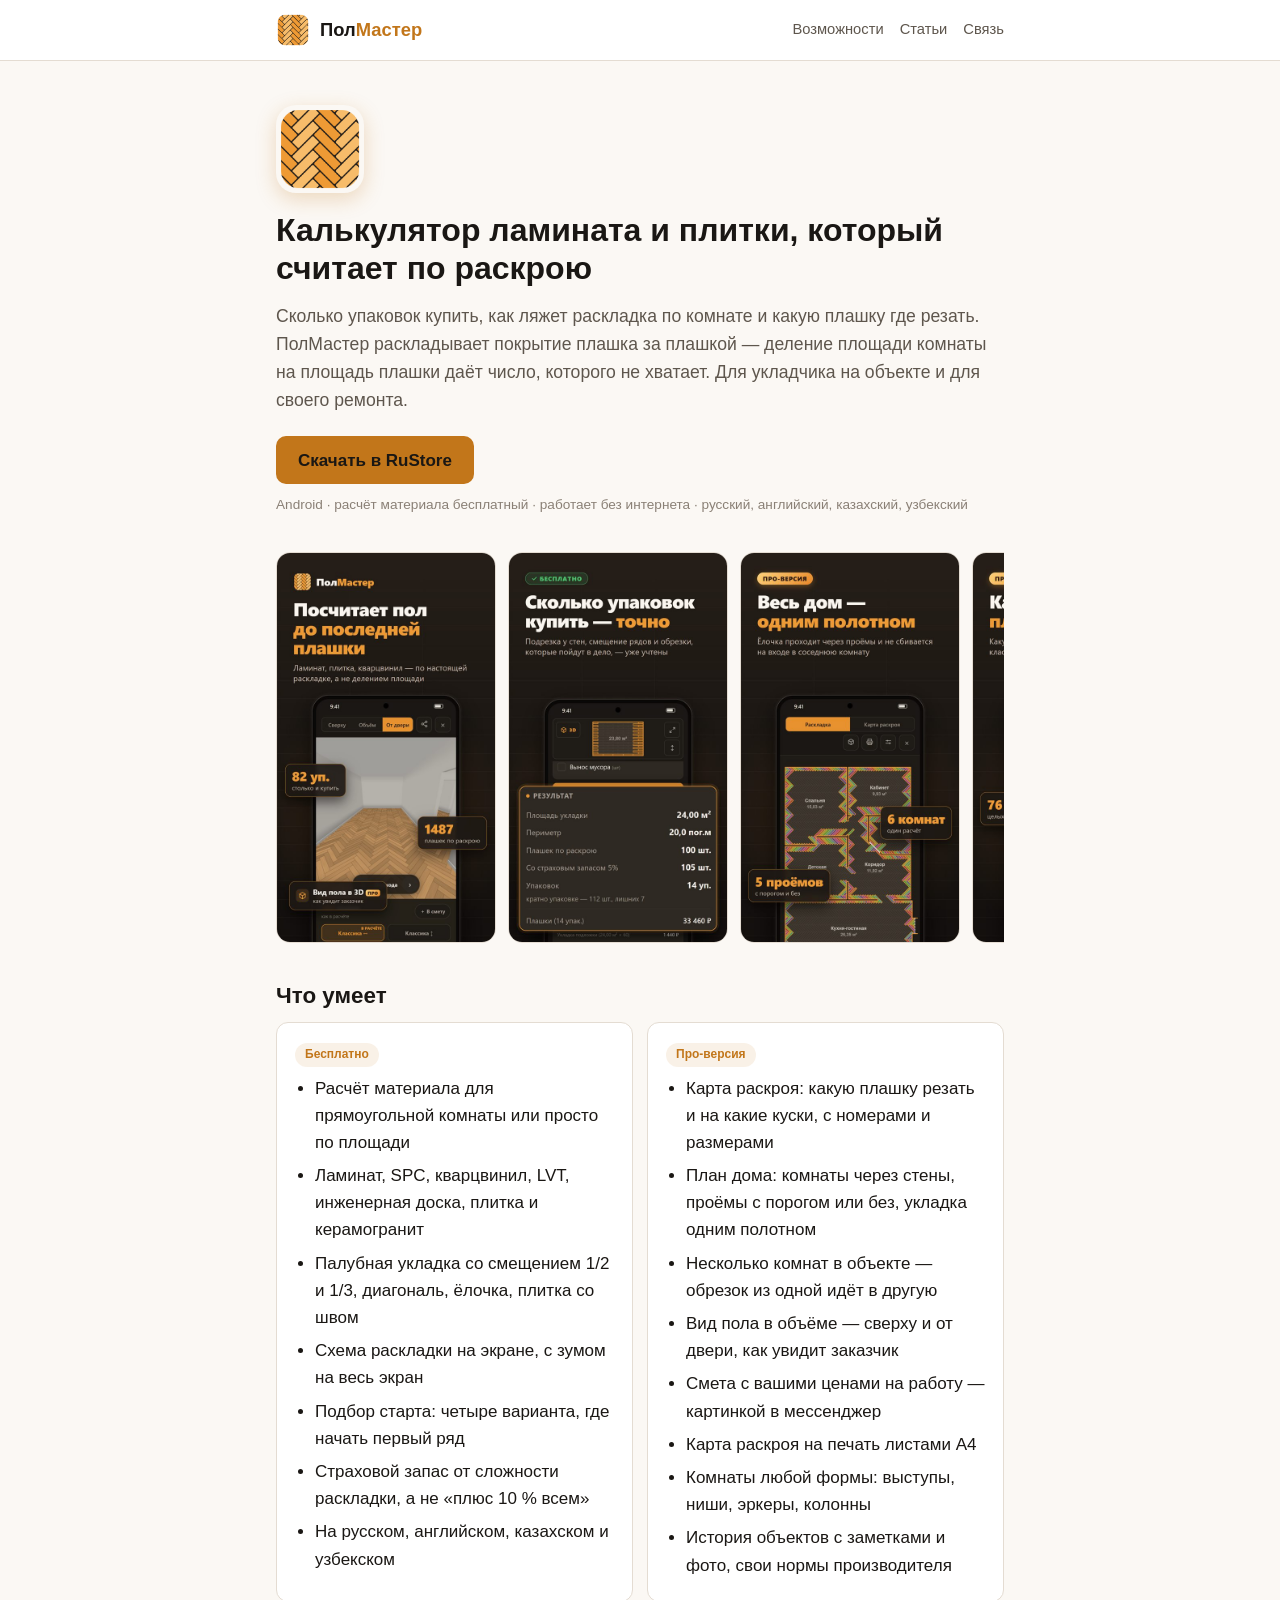
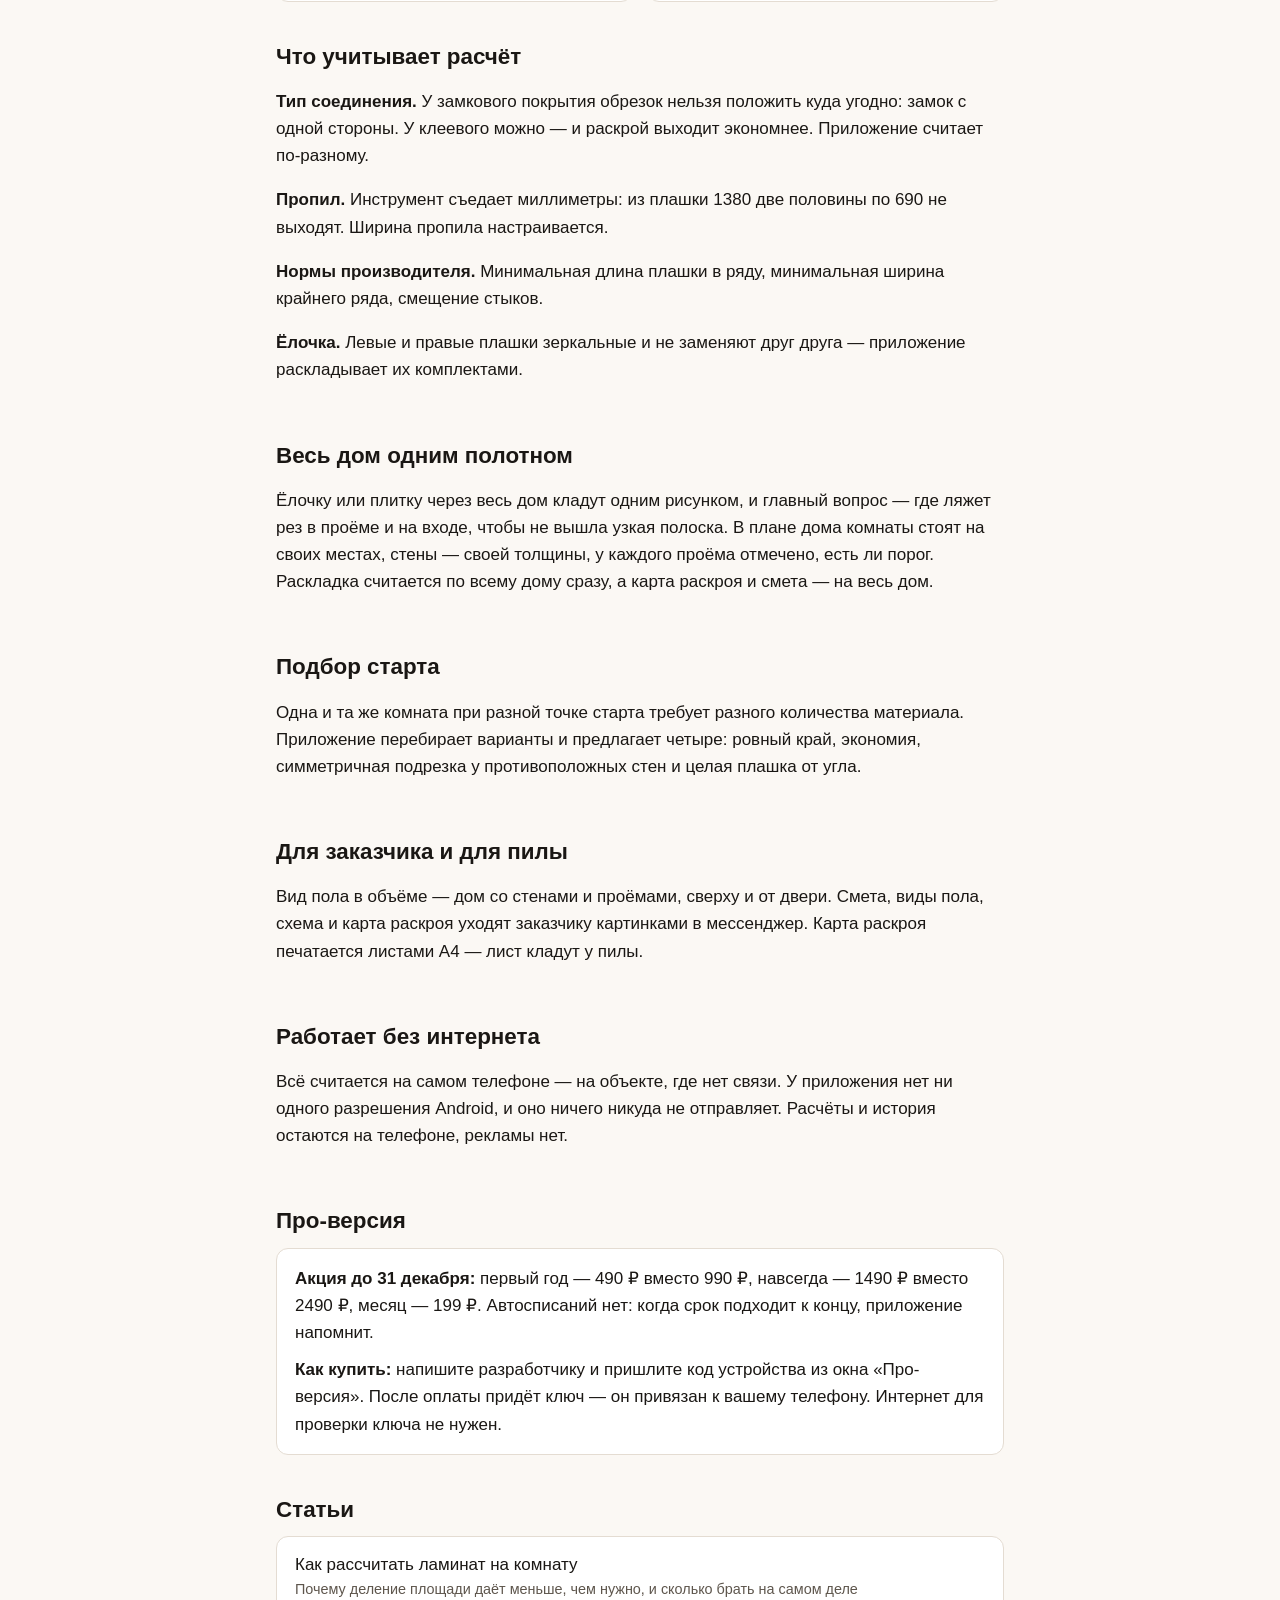
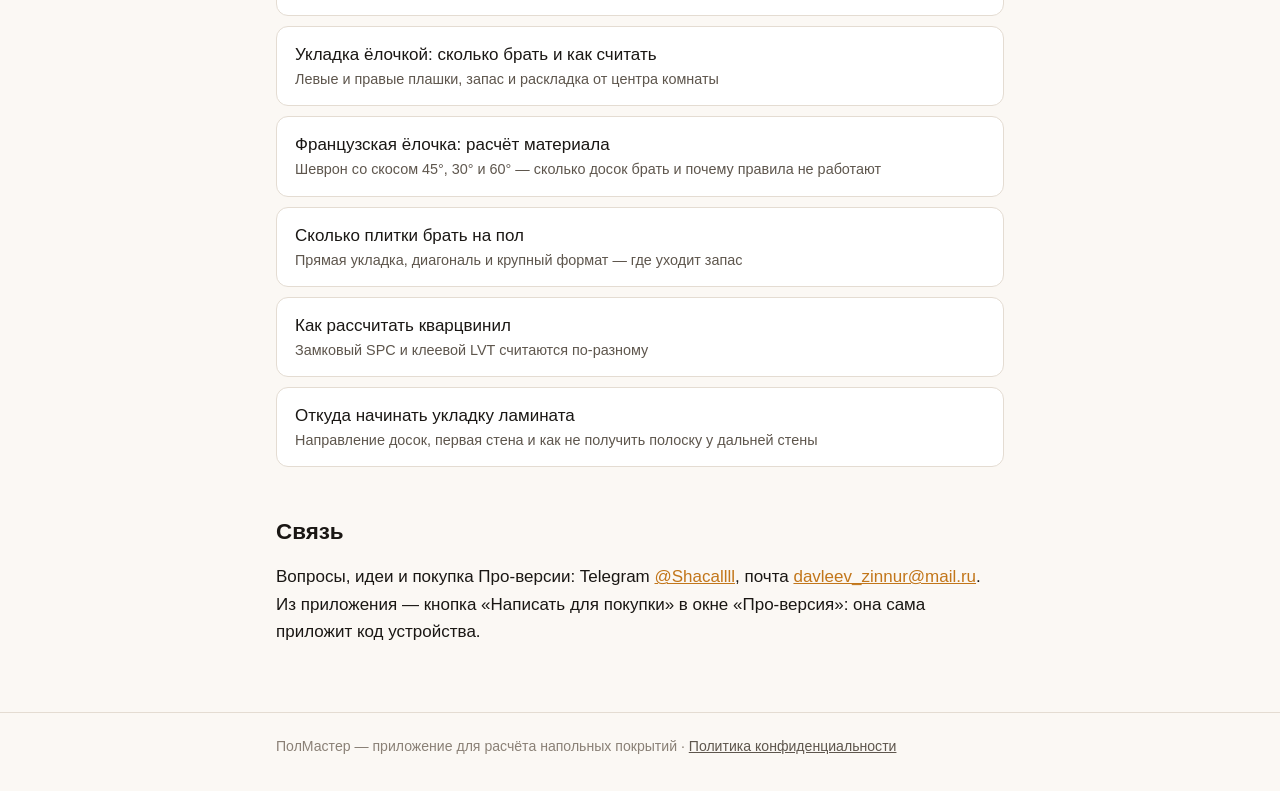
<file: index.html>
<!doctype html>
<html lang="ru">
<head>
<meta charset="utf-8">
<meta name="viewport" content="width=device-width, initial-scale=1">
<title>ПолМастер — калькулятор ламината и плитки: раскладка и раскрой</title>
<meta name="description" content="Приложение для Android: сколько упаковок ламината, плитки или кварцвинила купить, схема раскладки по комнате и карта раскроя — по настоящей раскладке, а не делением площади. Работает без интернета.">
<meta name="theme-color" content="#1A1714">
<meta property="og:type" content="website">
<meta property="og:title" content="ПолМастер — калькулятор ламината и плитки">
<meta property="og:description" content="Сколько упаковок купить, раскладка по комнате и карта раскроя — по настоящему раскрою, а не делением площади.">
<meta property="og:url" content="https://zinnur01.github.io/polmaster-site/">
<meta property="og:image" content="https://zinnur01.github.io/polmaster-site/img/01-oblozhka.jpg">
<link rel="icon" href="img/icon.png">
<link rel="apple-touch-icon" href="img/icon.png">
<link rel="stylesheet" href="style.css">
</head>
<body>

<header class="top"><div class="wrap">
  <a class="logo" href="./"><img src="img/icon.png" alt=""><span>Пол<b>Мастер</b></span></a>
  <nav class="top"><a href="#features">Возможности</a><a href="#guides">Статьи</a><a href="#contacts">Связь</a></nav>
</div></header>

<main class="wrap">

<div class="hero">
  <img class="hero-icon" src="img/icon.png" alt="" width="88" height="88">
  <h1>Калькулятор ламината и плитки, который считает по раскрою</h1>
  <p class="lead">Сколько упаковок купить, как ляжет раскладка по комнате и какую
  плашку где резать. ПолМастер раскладывает покрытие плашка за плашкой —
  деление площади комнаты на площадь плашки даёт число, которого не хватает.
  Для укладчика на объекте и для своего ремонта.</p>
  <a class="btn" href="https://www.rustore.ru/catalog/app/com.polmaster.app">Скачать в RuStore</a>
  <span class="btn-note">Android · расчёт материала бесплатный · работает без интернета ·
  русский, английский, казахский, узбекский</span>
</div>

<div class="shots" aria-label="Экраны приложения">
  <figure><img src="img/01-oblozhka.jpg" alt="Посчитает пол до последней плашки: вид комнаты в 3D от двери" loading="lazy" width="540" height="960"></figure>
  <figure><img src="img/02-skolko-upakovok.jpg" alt="Сколько упаковок купить — точно: результат расчёта" loading="lazy" width="540" height="960"></figure>
  <figure><img src="img/03-plan-doma.jpg" alt="Весь дом одним полотном: ёлочка через проёмы" loading="lazy" width="540" height="960"></figure>
  <figure><img src="img/04-karta-raskroya.jpg" alt="Карта раскроя — план для пилы" loading="lazy" width="540" height="960"></figure>
  <figure><img src="img/05-vid-3d.jpg" alt="Покажите пол до укладки: дом в 3D" loading="lazy" width="540" height="960"></figure>
  <figure><img src="img/06-uzory.jpg" alt="Ёлочка, шеврон, плетёнка и другие узоры" loading="lazy" width="540" height="960"></figure>
  <figure><img src="img/07-smeta.jpg" alt="Смета заказчику — в мессенджер" loading="lazy" width="540" height="960"></figure>
  <figure><img src="img/08-lyubaya-forma.jpg" alt="Комната любой формы: ниши, эркеры, колонны" loading="lazy" width="540" height="960"></figure>
  <figure><img src="img/09-podbor-starta.jpg" alt="Подбор старта: без узких полосок у стены" loading="lazy" width="540" height="960"></figure>
  <figure><img src="img/10-bez-interneta.jpg" alt="Работает там, где нет связи" loading="lazy" width="540" height="960"></figure>
</div>

<section id="features">
  <h2>Что умеет</h2>
  <div class="cols">
    <div class="card">
      <span class="tag">Бесплатно</span>
      <ul>
        <li>Расчёт материала для прямоугольной комнаты или просто по площади</li>
        <li>Ламинат, SPC, кварцвинил, LVT, инженерная доска, плитка и керамогранит</li>
        <li>Палубная укладка со смещением 1/2 и 1/3, диагональ, ёлочка, плитка со швом</li>
        <li>Схема раскладки на экране, с зумом на весь экран</li>
        <li>Подбор старта: четыре варианта, где начать первый ряд</li>
        <li>Страховой запас от сложности раскладки, а не «плюс 10&nbsp;% всем»</li>
        <li>На русском, английском, казахском и узбекском</li>
      </ul>
    </div>
    <div class="card">
      <span class="tag">Про-версия</span>
      <ul>
        <li>Карта раскроя: какую плашку резать и на какие куски, с номерами и размерами</li>
        <li>План дома: комнаты через стены, проёмы с порогом или без, укладка одним полотном</li>
        <li>Несколько комнат в объекте — обрезок из одной идёт в другую</li>
        <li>Вид пола в объёме — сверху и от двери, как увидит заказчик</li>
        <li>Смета с вашими ценами на работу — картинкой в мессенджер</li>
        <li>Карта раскроя на печать листами A4</li>
        <li>Комнаты любой формы: выступы, ниши, эркеры, колонны</li>
        <li>История объектов с заметками и фото, свои нормы производителя</li>
      </ul>
    </div>
  </div>
</section>

<section>
  <h2>Что учитывает расчёт</h2>
  <p><b>Тип соединения.</b> У замкового покрытия обрезок нельзя положить куда
  угодно: замок с одной стороны. У клеевого можно — и раскрой выходит
  экономнее. Приложение считает по-разному.</p>
  <p><b>Пропил.</b> Инструмент съедает миллиметры: из плашки 1380 две
  половины по 690 не выходят. Ширина пропила настраивается.</p>
  <p><b>Нормы производителя.</b> Минимальная длина плашки в ряду, минимальная
  ширина крайнего ряда, смещение стыков.</p>
  <p><b>Ёлочка.</b> Левые и правые плашки зеркальные и не заменяют друг
  друга — приложение раскладывает их комплектами.</p>
</section>

<section>
  <h2>Весь дом одним полотном</h2>
  <p>Ёлочку или плитку через весь дом кладут одним рисунком, и главный
  вопрос — где ляжет рез в проёме и на входе, чтобы не вышла узкая полоска.
  В плане дома комнаты стоят на своих местах, стены — своей толщины, у
  каждого проёма отмечено, есть ли порог. Раскладка считается по всему дому
  сразу, а карта раскроя и смета — на весь дом.</p>
</section>

<section>
  <h2>Подбор старта</h2>
  <p>Одна и та же комната при разной точке старта требует разного количества
  материала. Приложение перебирает варианты и предлагает четыре: ровный край,
  экономия, симметричная подрезка у противоположных стен и целая плашка от
  угла.</p>
</section>

<section>
  <h2>Для заказчика и для пилы</h2>
  <p>Вид пола в объёме — дом со стенами и проёмами, сверху и от двери.
  Смета, виды пола, схема и карта раскроя уходят заказчику картинками в
  мессенджер. Карта раскроя печатается листами A4 — лист кладут у пилы.</p>
</section>

<section>
  <h2>Работает без интернета</h2>
  <p>Всё считается на самом телефоне — на объекте, где нет связи. У приложения
  нет ни одного разрешения Android, и оно ничего никуда не отправляет.
  Расчёты и история остаются на телефоне, рекламы нет.</p>
</section>

<section id="pro">
  <h2>Про-версия</h2>
  <div class="card">
    <p><b>Акция до 31 декабря:</b> первый год — 490&nbsp;₽ вместо 990&nbsp;₽,
    навсегда — 1490&nbsp;₽ вместо 2490&nbsp;₽, месяц — 199&nbsp;₽.
    Автосписаний нет: когда срок подходит к концу, приложение напомнит.</p>
    <p><b>Как купить:</b> напишите разработчику и пришлите код устройства из
    окна «Про-версия». После оплаты придёт ключ — он привязан к вашему
    телефону. Интернет для проверки ключа не нужен.</p>
  </div>
</section>

<section class="guides" id="guides">
  <h2>Статьи</h2>
  <a class="g" href="raschet-laminata/">Как рассчитать ламинат на комнату
    <span>Почему деление площади даёт меньше, чем нужно, и сколько брать на самом деле</span></a>
  <a class="g" href="elochka/">Укладка ёлочкой: сколько брать и как считать
    <span>Левые и правые плашки, запас и раскладка от центра комнаты</span></a>
  <a class="g" href="francuzskaya-elochka/">Французская ёлочка: расчёт материала
    <span>Шеврон со скосом 45°, 30° и 60° — сколько досок брать и почему правила не работают</span></a>
  <a class="g" href="raschet-plitki/">Сколько плитки брать на пол
    <span>Прямая укладка, диагональ и крупный формат — где уходит запас</span></a>
  <a class="g" href="kvarcvinil/">Как рассчитать кварцвинил
    <span>Замковый SPC и клеевой LVT считаются по-разному</span></a>
  <a class="g" href="otkuda-nachinat-ukladku/">Откуда начинать укладку ламината
    <span>Направление досок, первая стена и как не получить полоску у дальней стены</span></a>
</section>

<section id="contacts">
  <h2>Связь</h2>
  <p>Вопросы, идеи и покупка Про-версии:
  Telegram <a href="https://t.me/Shacallll">@Shacallll</a>,
  почта <a href="mailto:davleev_zinnur@mail.ru">davleev_zinnur@mail.ru</a>.
  Из приложения — кнопка «Написать для покупки» в окне «Про-версия»:
  она сама приложит код устройства.</p>
</section>

</main>

<footer><div class="wrap">
  ПолМастер — приложение для расчёта напольных покрытий ·
  <a href="privacy/">Политика конфиденциальности</a>
</div></footer>

</body>
</html>
</file>
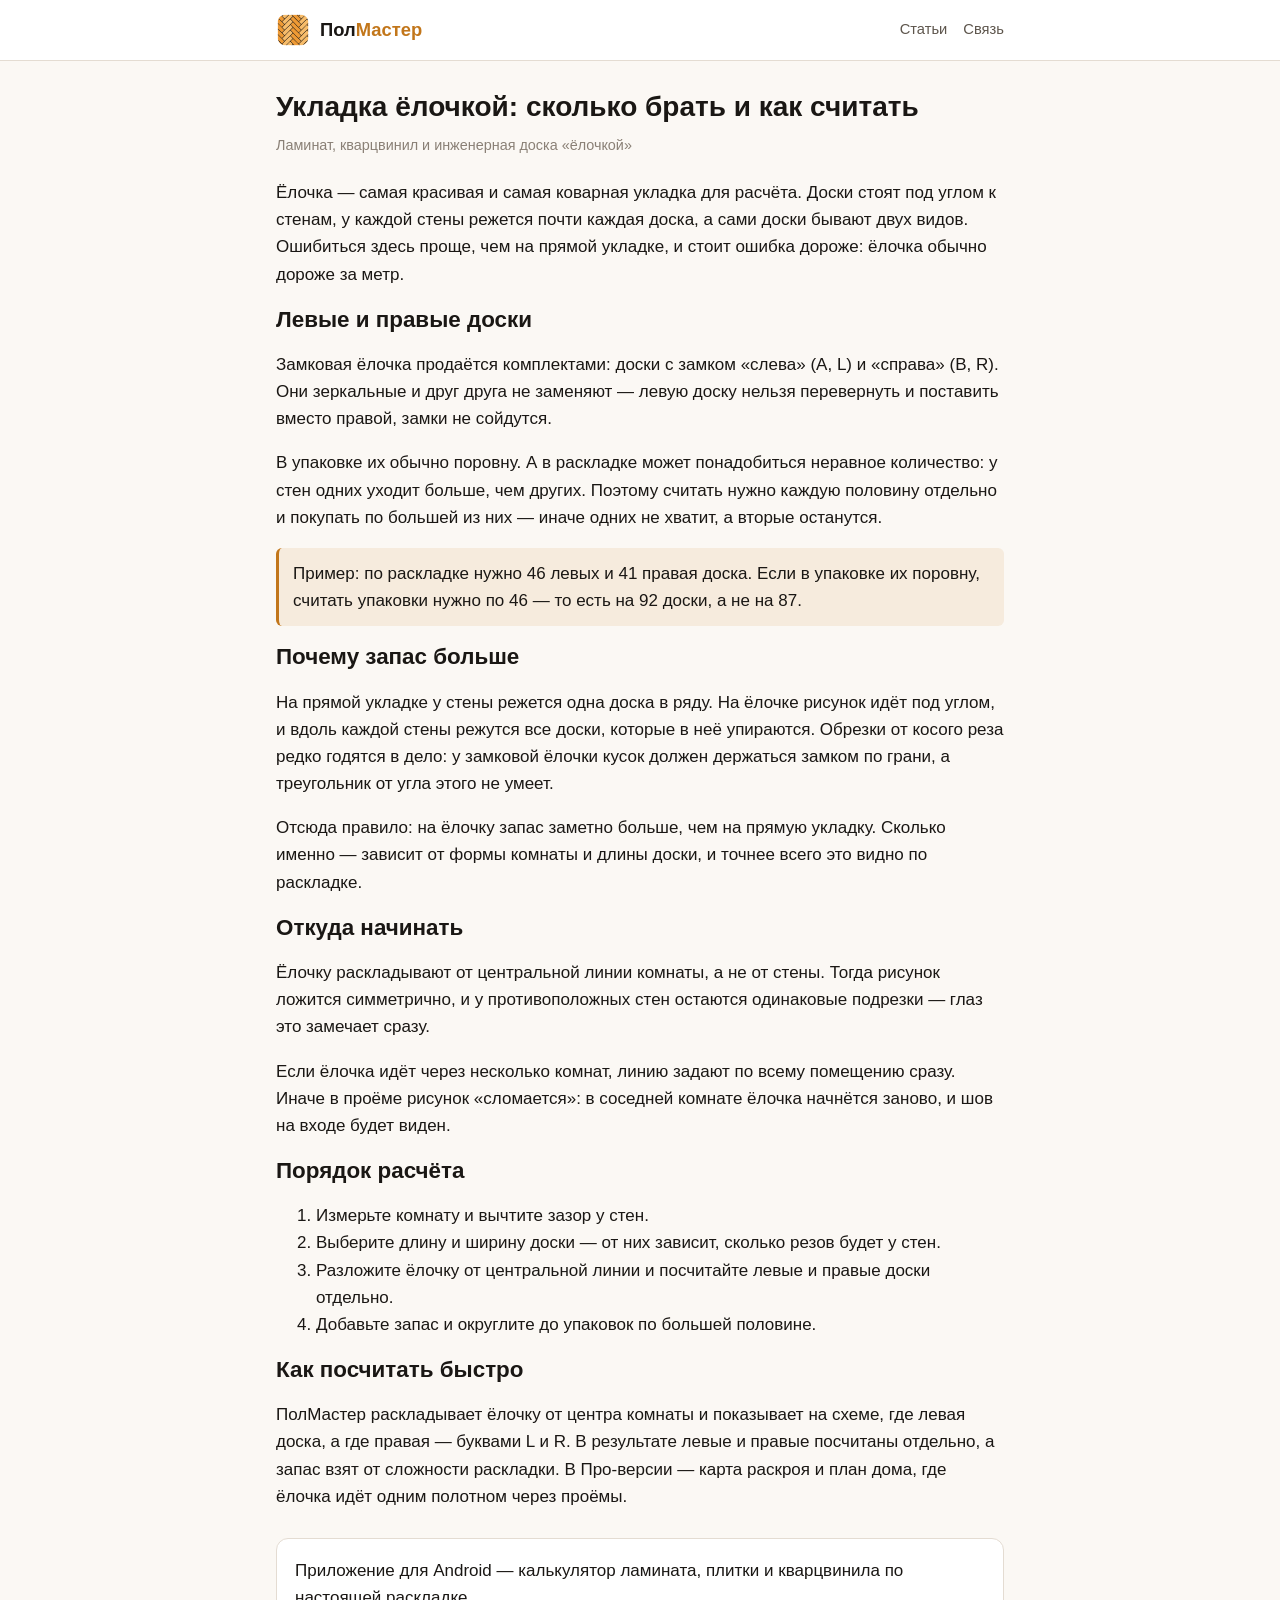
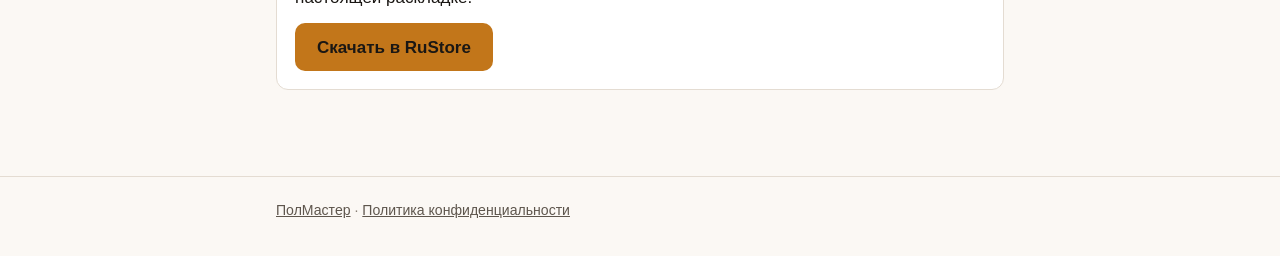
<file: elochka/index.html>
<!doctype html>
<html lang="ru">
<head>
<meta charset="utf-8">
<meta name="viewport" content="width=device-width, initial-scale=1">
<title>Укладка ламината ёлочкой: сколько брать и как считать</title>
<meta name="description" content="Как посчитать ламинат или кварцвинил для укладки ёлочкой: левые и правые доски, почему запас больше, чем у прямой укладки, и откуда начинать раскладку.">
<link rel="icon" href="../img/icon.png">
<link rel="stylesheet" href="../style.css">
</head>
<body>

<header class="top"><div class="wrap">
  <a class="logo" href="../"><img src="../img/icon.png" alt=""><span>Пол<b>Мастер</b></span></a>
  <nav class="top"><a href="../#guides">Статьи</a><a href="../#contacts">Связь</a></nav>
</div></header>

<main class="wrap">
<article>
  <h1>Укладка ёлочкой: сколько брать и как считать</h1>
  <div class="meta">Ламинат, кварцвинил и инженерная доска «ёлочкой»</div>

  <p>Ёлочка — самая красивая и самая коварная укладка для расчёта. Доски
  стоят под углом к стенам, у каждой стены режется почти каждая доска, а
  сами доски бывают двух видов. Ошибиться здесь проще, чем на прямой
  укладке, и стоит ошибка дороже: ёлочка обычно дороже за метр.</p>

  <h2>Левые и правые доски</h2>
  <p>Замковая ёлочка продаётся комплектами: доски с замком «слева» (A, L) и
  «справа» (B, R). Они зеркальные и друг друга не заменяют — левую доску
  нельзя перевернуть и поставить вместо правой, замки не сойдутся.</p>
  <p>В упаковке их обычно поровну. А в раскладке может понадобиться
  неравное количество: у стен одних уходит больше, чем других. Поэтому
  считать нужно каждую половину отдельно и покупать по большей из них —
  иначе одних не хватит, а вторые останутся.</p>

  <div class="note">Пример: по раскладке нужно 46 левых и 41 правая доска.
  Если в упаковке их поровну, считать упаковки нужно по 46 — то есть на 92
  доски, а не на 87.</div>

  <h2>Почему запас больше</h2>
  <p>На прямой укладке у стены режется одна доска в ряду. На ёлочке рисунок
  идёт под углом, и вдоль каждой стены режутся все доски, которые в неё
  упираются. Обрезки от косого реза редко годятся в дело: у замковой
  ёлочки кусок должен держаться замком по грани, а треугольник от угла
  этого не умеет.</p>
  <p>Отсюда правило: на ёлочку запас заметно больше, чем на прямую
  укладку. Сколько именно — зависит от формы комнаты и длины доски, и
  точнее всего это видно по раскладке.</p>

  <h2>Откуда начинать</h2>
  <p>Ёлочку раскладывают от центральной линии комнаты, а не от стены.
  Тогда рисунок ложится симметрично, и у противоположных стен остаются
  одинаковые подрезки — глаз это замечает сразу.</p>
  <p>Если ёлочка идёт через несколько комнат, линию задают по всему
  помещению сразу. Иначе в проёме рисунок «сломается»: в соседней комнате
  ёлочка начнётся заново, и шов на входе будет виден.</p>

  <h2>Порядок расчёта</h2>
  <ol>
    <li>Измерьте комнату и вычтите зазор у стен.</li>
    <li>Выберите длину и ширину доски — от них зависит, сколько резов будет
    у стен.</li>
    <li>Разложите ёлочку от центральной линии и посчитайте левые и правые
    доски отдельно.</li>
    <li>Добавьте запас и округлите до упаковок по большей половине.</li>
  </ol>

  <h2>Как посчитать быстро</h2>
  <p>ПолМастер раскладывает ёлочку от центра комнаты и показывает на схеме,
  где левая доска, а где правая — буквами L и R. В результате левые и
  правые посчитаны отдельно, а запас взят от сложности раскладки. В
  Про-версии — карта раскроя и план дома, где ёлочка идёт одним полотном
  через проёмы.</p>

  <div class="cta">
    <p>Приложение для Android — калькулятор ламината, плитки и кварцвинила
    по настоящей раскладке.</p>
    <a class="btn" href="https://www.rustore.ru/catalog/app/com.polmaster.app">Скачать в RuStore</a>
  </div>
</article>
</main>

<footer><div class="wrap">
  <a href="../">ПолМастер</a> · <a href="../privacy/">Политика конфиденциальности</a>
</div></footer>

</body>
</html>
</file>
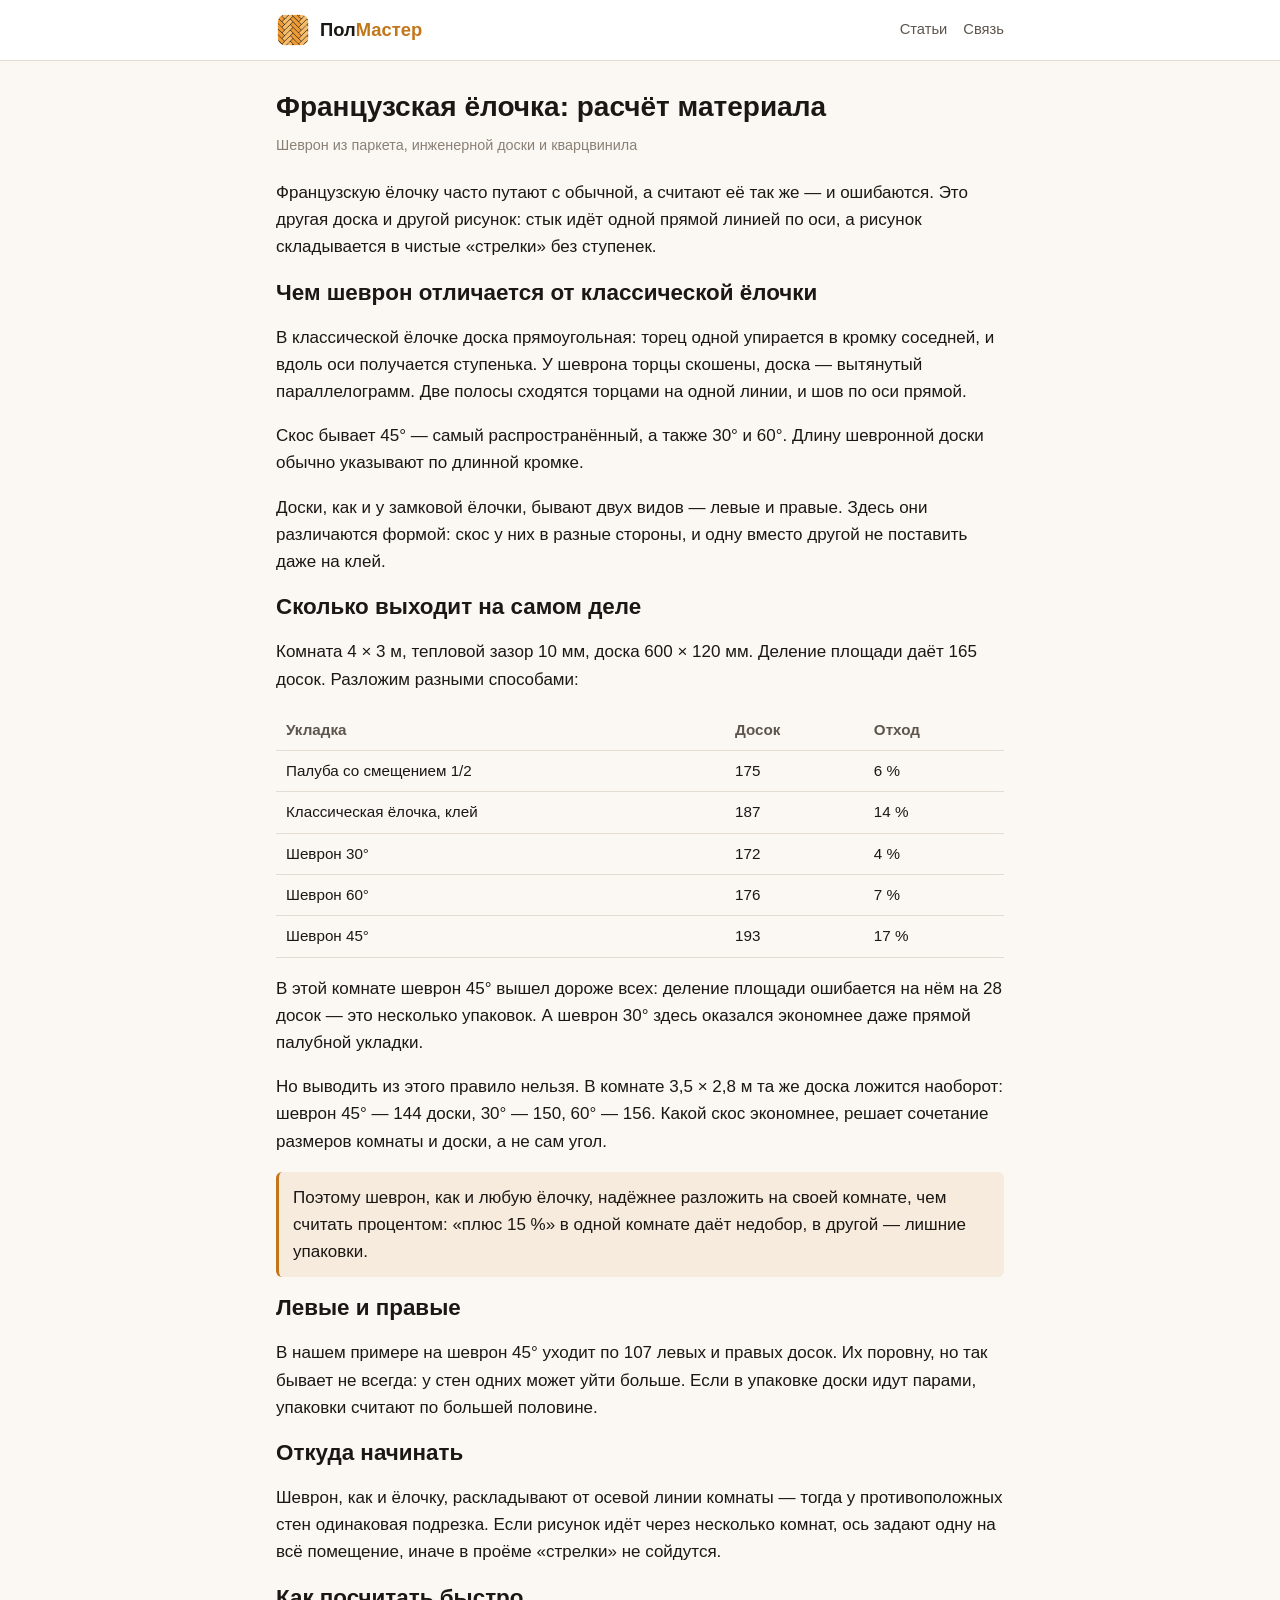
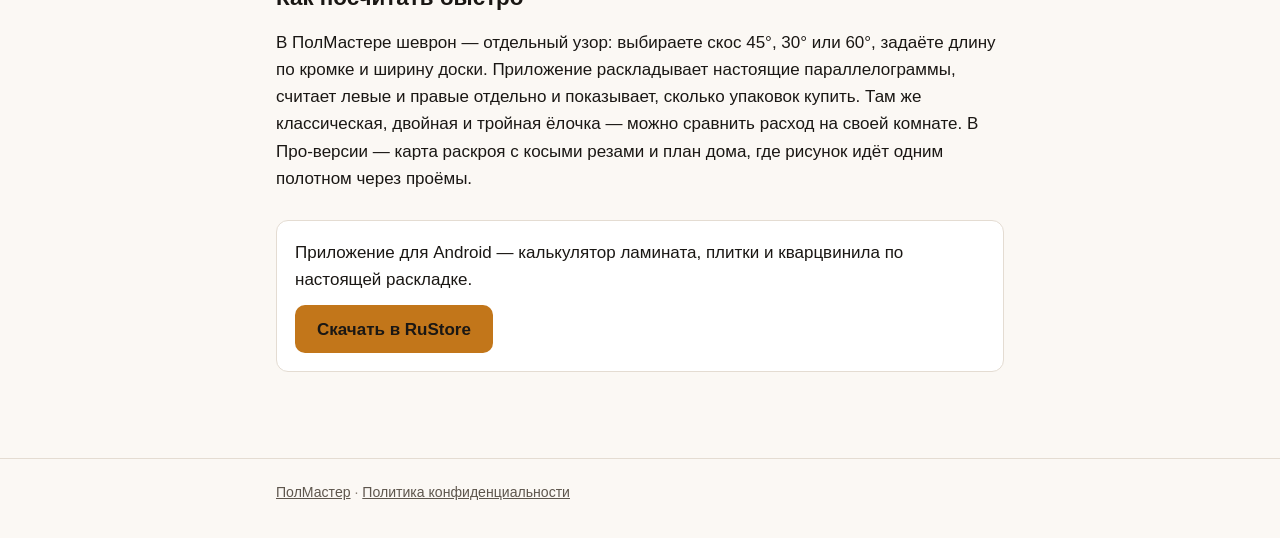
<file: francuzskaya-elochka/index.html>
<!doctype html>
<html lang="ru">
<head>
<meta charset="utf-8">
<meta name="viewport" content="width=device-width, initial-scale=1">
<title>Французская ёлочка (шеврон): расчёт материала</title>
<meta name="description" content="Чем французская ёлочка отличается от классической, как скос торца 45°, 30° или 60° меняет расход и сколько досок брать на шеврон — на примере комнаты 4 × 3 м.">
<link rel="icon" href="../img/icon.png">
<link rel="stylesheet" href="../style.css">
</head>
<body>

<header class="top"><div class="wrap">
  <a class="logo" href="../"><img src="../img/icon.png" alt=""><span>Пол<b>Мастер</b></span></a>
  <nav class="top"><a href="../#guides">Статьи</a><a href="../#contacts">Связь</a></nav>
</div></header>

<main class="wrap">
<article>
  <h1>Французская ёлочка: расчёт материала</h1>
  <div class="meta">Шеврон из паркета, инженерной доски и кварцвинила</div>

  <p>Французскую ёлочку часто путают с обычной, а считают её так же — и
  ошибаются. Это другая доска и другой рисунок: стык идёт одной прямой
  линией по оси, а рисунок складывается в чистые «стрелки» без ступенек.</p>

  <h2>Чем шеврон отличается от классической ёлочки</h2>
  <p>В классической ёлочке доска прямоугольная: торец одной упирается в
  кромку соседней, и вдоль оси получается ступенька. У шеврона торцы
  скошены, доска — вытянутый параллелограмм. Две полосы сходятся торцами
  на одной линии, и шов по оси прямой.</p>
  <p>Скос бывает 45° — самый распространённый, а также 30° и 60°. Длину
  шевронной доски обычно указывают по длинной кромке.</p>
  <p>Доски, как и у замковой ёлочки, бывают двух видов — левые и правые.
  Здесь они различаются формой: скос у них в разные стороны, и одну вместо
  другой не поставить даже на клей.</p>

  <h2>Сколько выходит на самом деле</h2>
  <p>Комната 4 × 3&nbsp;м, тепловой зазор 10&nbsp;мм, доска 600 × 120&nbsp;мм.
  Деление площади даёт 165 досок. Разложим разными способами:</p>
  <table>
    <tr><th>Укладка</th><th>Досок</th><th>Отход</th></tr>
    <tr><td>Палуба со смещением 1/2</td><td>175</td><td>6&nbsp;%</td></tr>
    <tr><td>Классическая ёлочка, клей</td><td>187</td><td>14&nbsp;%</td></tr>
    <tr><td>Шеврон 30°</td><td>172</td><td>4&nbsp;%</td></tr>
    <tr><td>Шеврон 60°</td><td>176</td><td>7&nbsp;%</td></tr>
    <tr><td>Шеврон 45°</td><td>193</td><td>17&nbsp;%</td></tr>
  </table>
  <p>В этой комнате шеврон 45° вышел дороже всех: деление площади ошибается
  на нём на 28 досок — это несколько упаковок. А шеврон 30° здесь оказался
  экономнее даже прямой палубной укладки.</p>
  <p>Но выводить из этого правило нельзя. В комнате 3,5 × 2,8&nbsp;м та же
  доска ложится наоборот: шеврон 45° — 144 доски, 30° — 150, 60° — 156.
  Какой скос экономнее, решает сочетание размеров комнаты и доски, а не
  сам угол.</p>

  <div class="note">Поэтому шеврон, как и любую ёлочку, надёжнее разложить
  на своей комнате, чем считать процентом: «плюс 15&nbsp;%» в одной комнате
  даёт недобор, в другой — лишние упаковки.</div>

  <h2>Левые и правые</h2>
  <p>В нашем примере на шеврон 45° уходит по 107 левых и правых досок. Их
  поровну, но так бывает не всегда: у стен одних может уйти больше. Если в
  упаковке доски идут парами, упаковки считают по большей половине.</p>

  <h2>Откуда начинать</h2>
  <p>Шеврон, как и ёлочку, раскладывают от осевой линии комнаты — тогда
  у противоположных стен одинаковая подрезка. Если рисунок идёт через
  несколько комнат, ось задают одну на всё помещение, иначе в проёме
  «стрелки» не сойдутся.</p>

  <h2>Как посчитать быстро</h2>
  <p>В ПолМастере шеврон — отдельный узор: выбираете скос 45°, 30° или 60°,
  задаёте длину по кромке и ширину доски. Приложение раскладывает настоящие
  параллелограммы, считает левые и правые отдельно и показывает, сколько
  упаковок купить. Там же классическая, двойная и тройная ёлочка — можно
  сравнить расход на своей комнате. В Про-версии — карта раскроя с
  косыми резами и план дома, где рисунок идёт одним полотном через
  проёмы.</p>

  <div class="cta">
    <p>Приложение для Android — калькулятор ламината, плитки и кварцвинила
    по настоящей раскладке.</p>
    <a class="btn" href="https://www.rustore.ru/catalog/app/com.polmaster.app">Скачать в RuStore</a>
  </div>
</article>
</main>

<footer><div class="wrap">
  <a href="../">ПолМастер</a> · <a href="../privacy/">Политика конфиденциальности</a>
</div></footer>

</body>
</html>
</file>
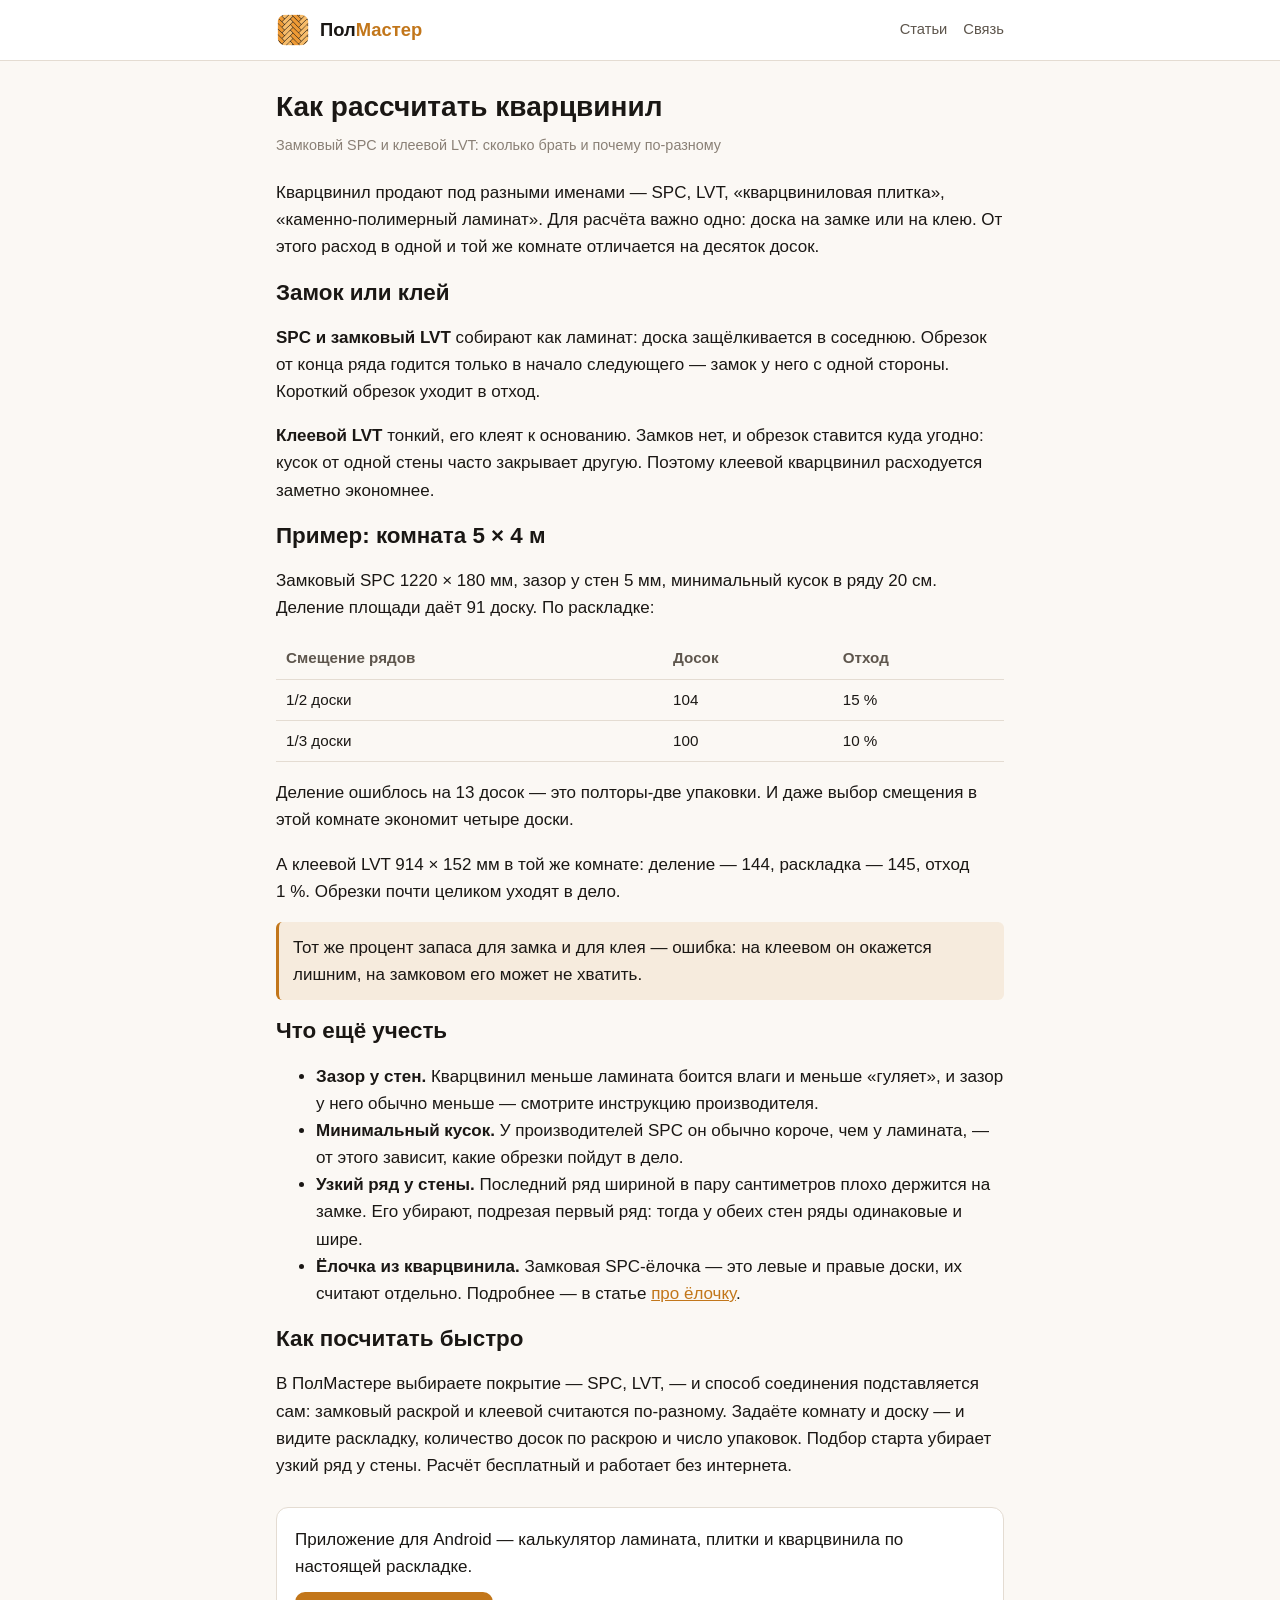
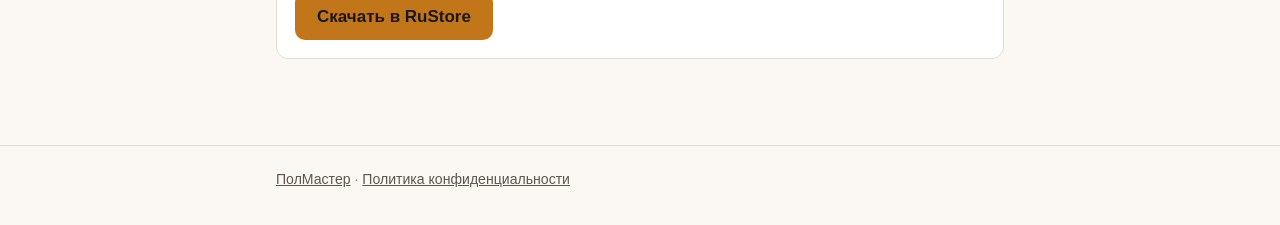
<file: kvarcvinil/index.html>
<!doctype html>
<html lang="ru">
<head>
<meta charset="utf-8">
<meta name="viewport" content="width=device-width, initial-scale=1">
<title>Как рассчитать кварцвинил: SPC и клеевой LVT</title>
<meta name="description" content="Сколько кварцвиниловой плитки брать на комнату: чем замковый SPC отличается от клеевого LVT в расчёте, как смещение рядов меняет расход и почему деление площади ошибается.">
<link rel="icon" href="../img/icon.png">
<link rel="stylesheet" href="../style.css">
</head>
<body>

<header class="top"><div class="wrap">
  <a class="logo" href="../"><img src="../img/icon.png" alt=""><span>Пол<b>Мастер</b></span></a>
  <nav class="top"><a href="../#guides">Статьи</a><a href="../#contacts">Связь</a></nav>
</div></header>

<main class="wrap">
<article>
  <h1>Как рассчитать кварцвинил</h1>
  <div class="meta">Замковый SPC и клеевой LVT: сколько брать и почему по-разному</div>

  <p>Кварцвинил продают под разными именами — SPC, LVT, «кварцвиниловая
  плитка», «каменно-полимерный ламинат». Для расчёта важно одно: доска на
  замке или на клею. От этого расход в одной и той же комнате отличается
  на десяток досок.</p>

  <h2>Замок или клей</h2>
  <p><b>SPC и замковый LVT</b> собирают как ламинат: доска защёлкивается в
  соседнюю. Обрезок от конца ряда годится только в начало следующего —
  замок у него с одной стороны. Короткий обрезок уходит в отход.</p>
  <p><b>Клеевой LVT</b> тонкий, его клеят к основанию. Замков нет, и обрезок
  ставится куда угодно: кусок от одной стены часто закрывает другую.
  Поэтому клеевой кварцвинил расходуется заметно экономнее.</p>

  <h2>Пример: комната 5 × 4 м</h2>
  <p>Замковый SPC 1220 × 180&nbsp;мм, зазор у стен 5&nbsp;мм, минимальный кусок
  в ряду 20&nbsp;см. Деление площади даёт 91 доску. По раскладке:</p>
  <table>
    <tr><th>Смещение рядов</th><th>Досок</th><th>Отход</th></tr>
    <tr><td>1/2 доски</td><td>104</td><td>15&nbsp;%</td></tr>
    <tr><td>1/3 доски</td><td>100</td><td>10&nbsp;%</td></tr>
  </table>
  <p>Деление ошиблось на 13 досок — это полторы-две упаковки. И даже
  выбор смещения в этой комнате экономит четыре доски.</p>
  <p>А клеевой LVT 914 × 152&nbsp;мм в той же комнате: деление — 144, раскладка
  — 145, отход 1&nbsp;%. Обрезки почти целиком уходят в дело.</p>

  <div class="note">Тот же процент запаса для замка и для клея — ошибка:
  на клеевом он окажется лишним, на замковом его может не хватить.</div>

  <h2>Что ещё учесть</h2>
  <ul>
    <li><b>Зазор у стен.</b> Кварцвинил меньше ламината боится влаги и
    меньше «гуляет», и зазор у него обычно меньше — смотрите инструкцию
    производителя.</li>
    <li><b>Минимальный кусок.</b> У производителей SPC он обычно короче,
    чем у ламината, — от этого зависит, какие обрезки пойдут в дело.</li>
    <li><b>Узкий ряд у стены.</b> Последний ряд шириной в пару сантиметров
    плохо держится на замке. Его убирают, подрезая первый ряд: тогда у обеих
    стен ряды одинаковые и шире.</li>
    <li><b>Ёлочка из кварцвинила.</b> Замковая SPC-ёлочка — это левые и
    правые доски, их считают отдельно. Подробнее — в статье
    <a href="../elochka/">про ёлочку</a>.</li>
  </ul>

  <h2>Как посчитать быстро</h2>
  <p>В ПолМастере выбираете покрытие — SPC, LVT, — и способ соединения
  подставляется сам: замковый раскрой и клеевой считаются по-разному.
  Задаёте комнату и доску — и видите раскладку, количество досок по
  раскрою и число упаковок. Подбор старта убирает узкий ряд у стены.
  Расчёт бесплатный и работает без интернета.</p>

  <div class="cta">
    <p>Приложение для Android — калькулятор ламината, плитки и кварцвинила
    по настоящей раскладке.</p>
    <a class="btn" href="https://www.rustore.ru/catalog/app/com.polmaster.app">Скачать в RuStore</a>
  </div>
</article>
</main>

<footer><div class="wrap">
  <a href="../">ПолМастер</a> · <a href="../privacy/">Политика конфиденциальности</a>
</div></footer>

</body>
</html>
</file>
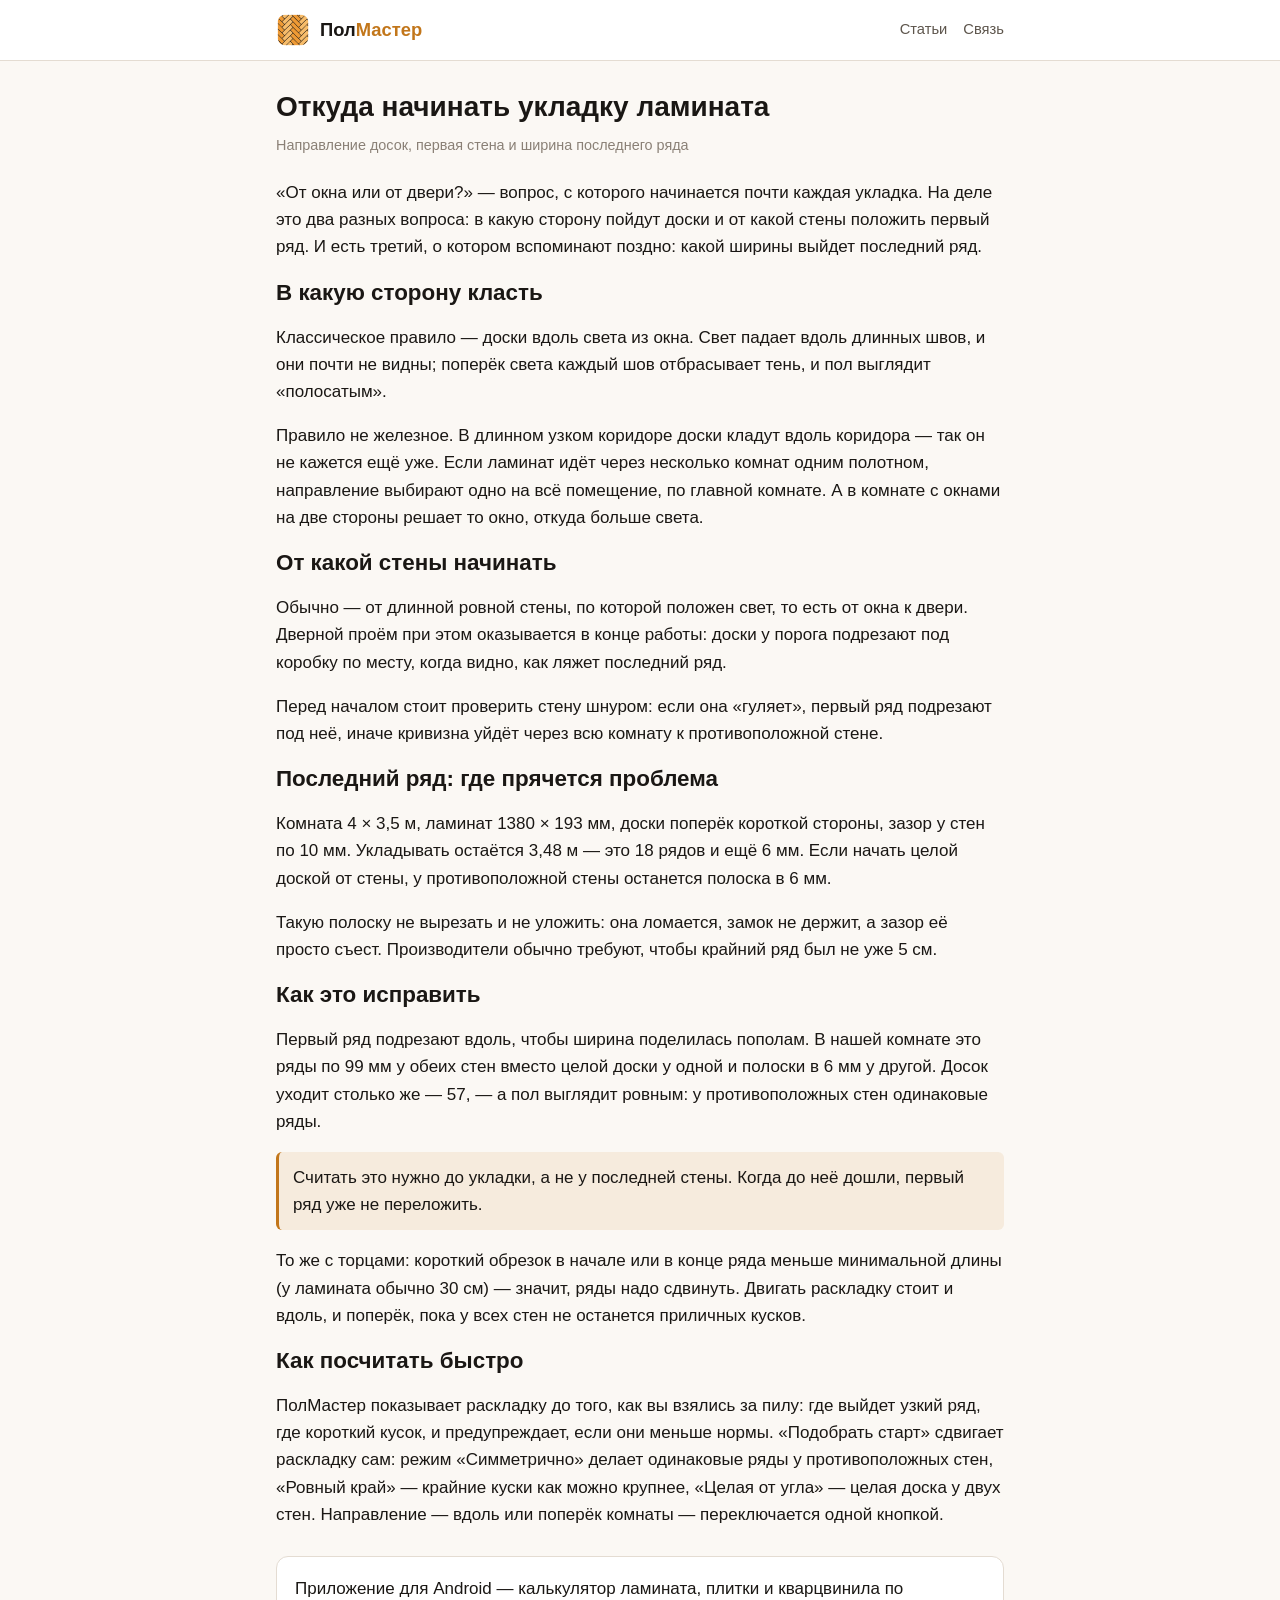
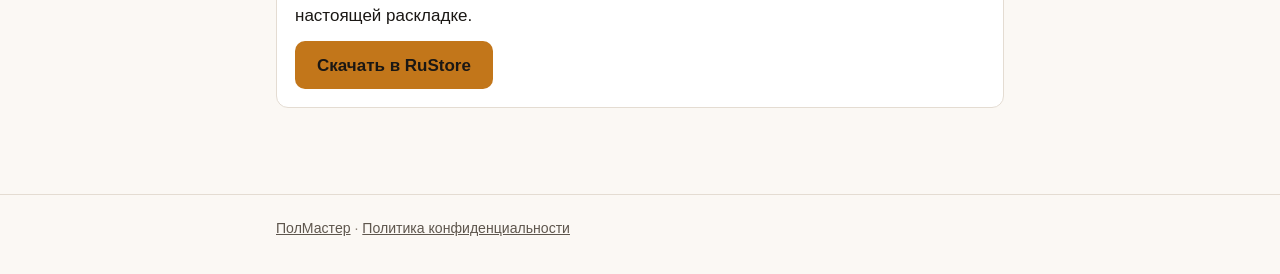
<file: otkuda-nachinat-ukladku/index.html>
<!doctype html>
<html lang="ru">
<head>
<meta charset="utf-8">
<meta name="viewport" content="width=device-width, initial-scale=1">
<title>Откуда начинать укладку ламината: от окна или от двери</title>
<meta name="description" content="В какую сторону класть ламинат, от какой стены начинать и как не получить у дальней стены полоску в пару миллиметров — с расчётом на примере комнаты 4 × 3,5 м.">
<link rel="icon" href="../img/icon.png">
<link rel="stylesheet" href="../style.css">
</head>
<body>

<header class="top"><div class="wrap">
  <a class="logo" href="../"><img src="../img/icon.png" alt=""><span>Пол<b>Мастер</b></span></a>
  <nav class="top"><a href="../#guides">Статьи</a><a href="../#contacts">Связь</a></nav>
</div></header>

<main class="wrap">
<article>
  <h1>Откуда начинать укладку ламината</h1>
  <div class="meta">Направление досок, первая стена и ширина последнего ряда</div>

  <p>«От окна или от двери?» — вопрос, с которого начинается почти каждая
  укладка. На деле это два разных вопроса: в какую сторону пойдут доски и
  от какой стены положить первый ряд. И есть третий, о котором вспоминают
  поздно: какой ширины выйдет последний ряд.</p>

  <h2>В какую сторону класть</h2>
  <p>Классическое правило — доски вдоль света из окна. Свет падает вдоль
  длинных швов, и они почти не видны; поперёк света каждый шов отбрасывает
  тень, и пол выглядит «полосатым».</p>
  <p>Правило не железное. В длинном узком коридоре доски кладут вдоль
  коридора — так он не кажется ещё уже. Если ламинат идёт через несколько
  комнат одним полотном, направление выбирают одно на всё помещение, по
  главной комнате. А в комнате с окнами на две стороны решает то окно,
  откуда больше света.</p>

  <h2>От какой стены начинать</h2>
  <p>Обычно — от длинной ровной стены, по которой положен свет, то есть от
  окна к двери. Дверной проём при этом оказывается в конце работы: доски у
  порога подрезают под коробку по месту, когда видно, как ляжет последний
  ряд.</p>
  <p>Перед началом стоит проверить стену шнуром: если она «гуляет»,
  первый ряд подрезают под неё, иначе кривизна уйдёт через всю комнату к
  противоположной стене.</p>

  <h2>Последний ряд: где прячется проблема</h2>
  <p>Комната 4 × 3,5&nbsp;м, ламинат 1380 × 193&nbsp;мм, доски поперёк короткой
  стороны, зазор у стен по 10&nbsp;мм. Укладывать остаётся 3,48&nbsp;м — это 18
  рядов и ещё 6&nbsp;мм. Если начать целой доской от стены, у противоположной
  стены останется полоска в 6&nbsp;мм.</p>
  <p>Такую полоску не вырезать и не уложить: она ломается, замок не держит,
  а зазор её просто съест. Производители обычно требуют, чтобы крайний ряд
  был не уже 5&nbsp;см.</p>

  <h2>Как это исправить</h2>
  <p>Первый ряд подрезают вдоль, чтобы ширина поделилась пополам. В нашей
  комнате это ряды по 99&nbsp;мм у обеих стен вместо целой доски у одной и
  полоски в 6&nbsp;мм у другой. Досок уходит столько же — 57, — а пол
  выглядит ровным: у противоположных стен одинаковые ряды.</p>

  <div class="note">Считать это нужно до укладки, а не у последней стены.
  Когда до неё дошли, первый ряд уже не переложить.</div>

  <p>То же с торцами: короткий обрезок в начале или в конце ряда меньше
  минимальной длины (у ламината обычно 30&nbsp;см) — значит, ряды надо
  сдвинуть. Двигать раскладку стоит и вдоль, и поперёк, пока у всех стен
  не останется приличных кусков.</p>

  <h2>Как посчитать быстро</h2>
  <p>ПолМастер показывает раскладку до того, как вы взялись за пилу: где
  выйдет узкий ряд, где короткий кусок, и предупреждает, если они меньше
  нормы. «Подобрать старт» сдвигает раскладку сам: режим «Симметрично»
  делает одинаковые ряды у противоположных стен, «Ровный край» — крайние
  куски как можно крупнее, «Целая от угла» — целая доска у двух стен.
  Направление — вдоль или поперёк комнаты — переключается одной кнопкой.</p>

  <div class="cta">
    <p>Приложение для Android — калькулятор ламината, плитки и кварцвинила
    по настоящей раскладке.</p>
    <a class="btn" href="https://www.rustore.ru/catalog/app/com.polmaster.app">Скачать в RuStore</a>
  </div>
</article>
</main>

<footer><div class="wrap">
  <a href="../">ПолМастер</a> · <a href="../privacy/">Политика конфиденциальности</a>
</div></footer>

</body>
</html>
</file>
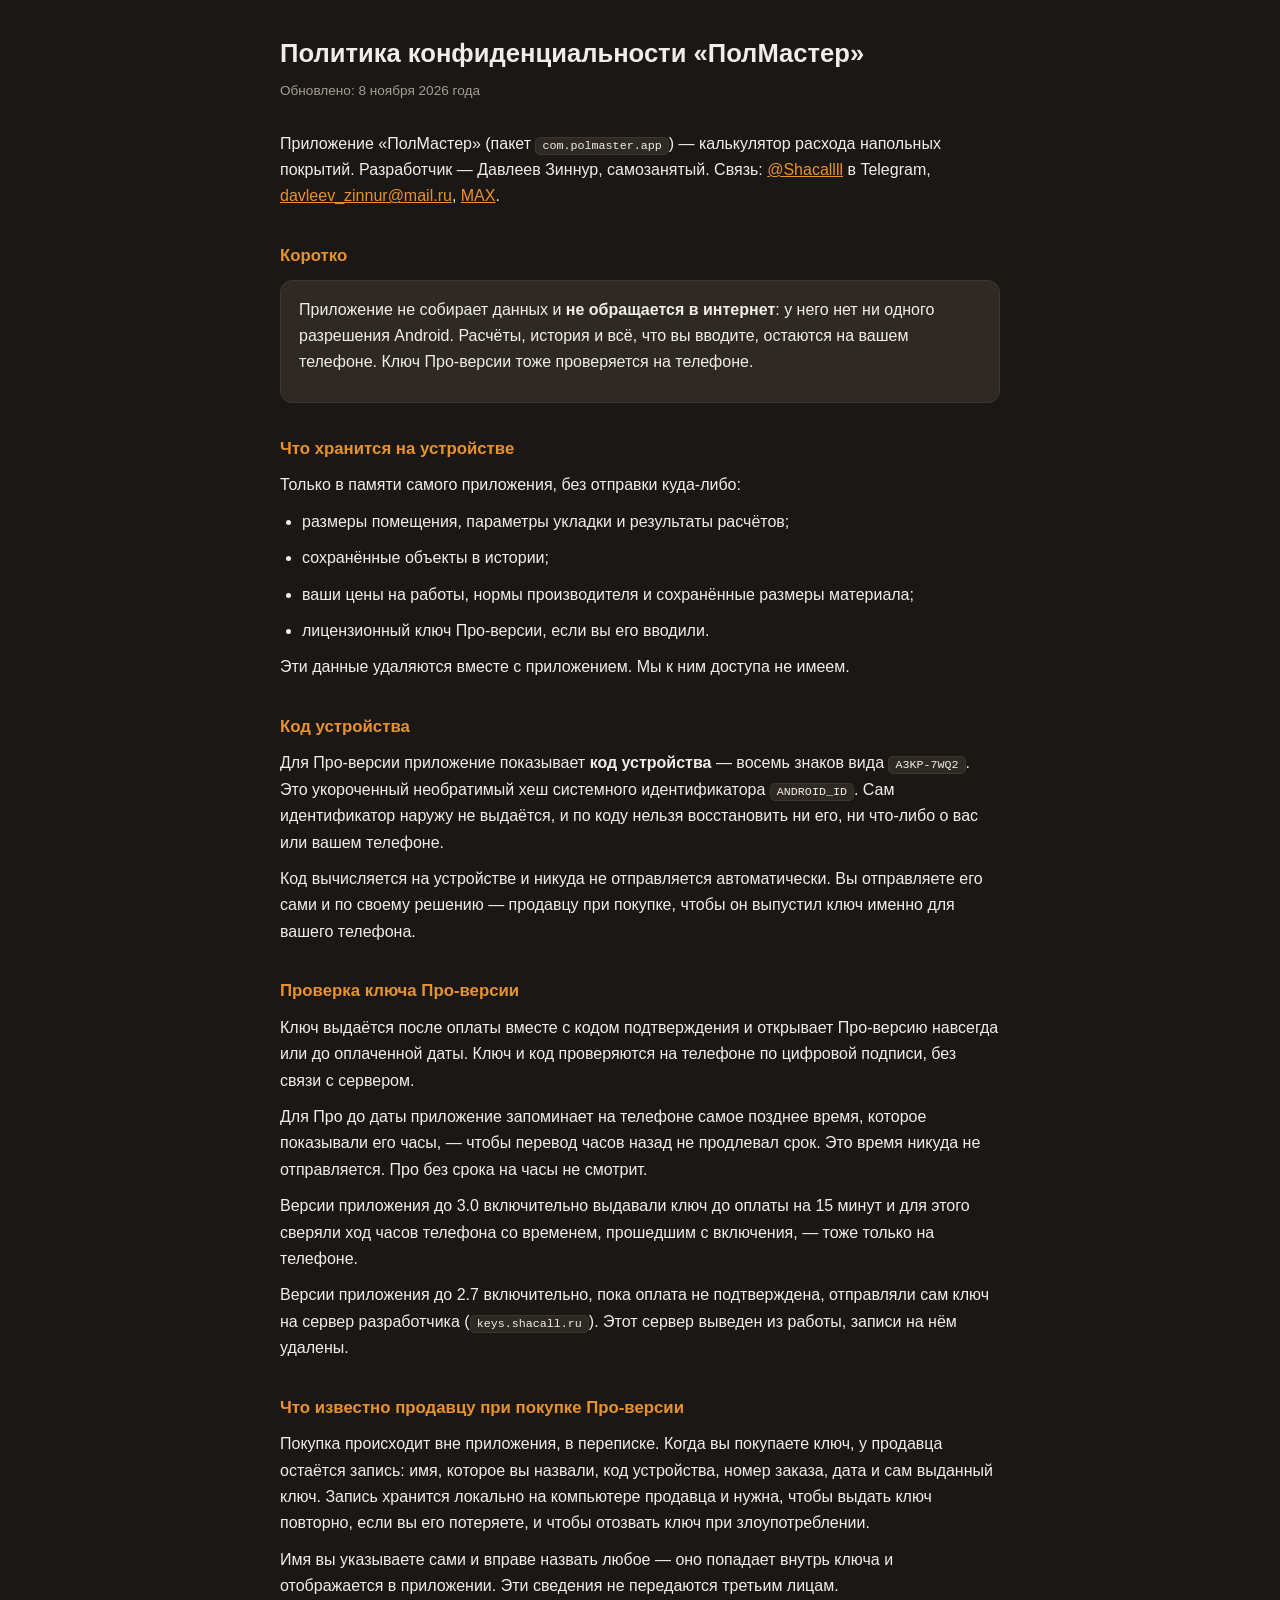
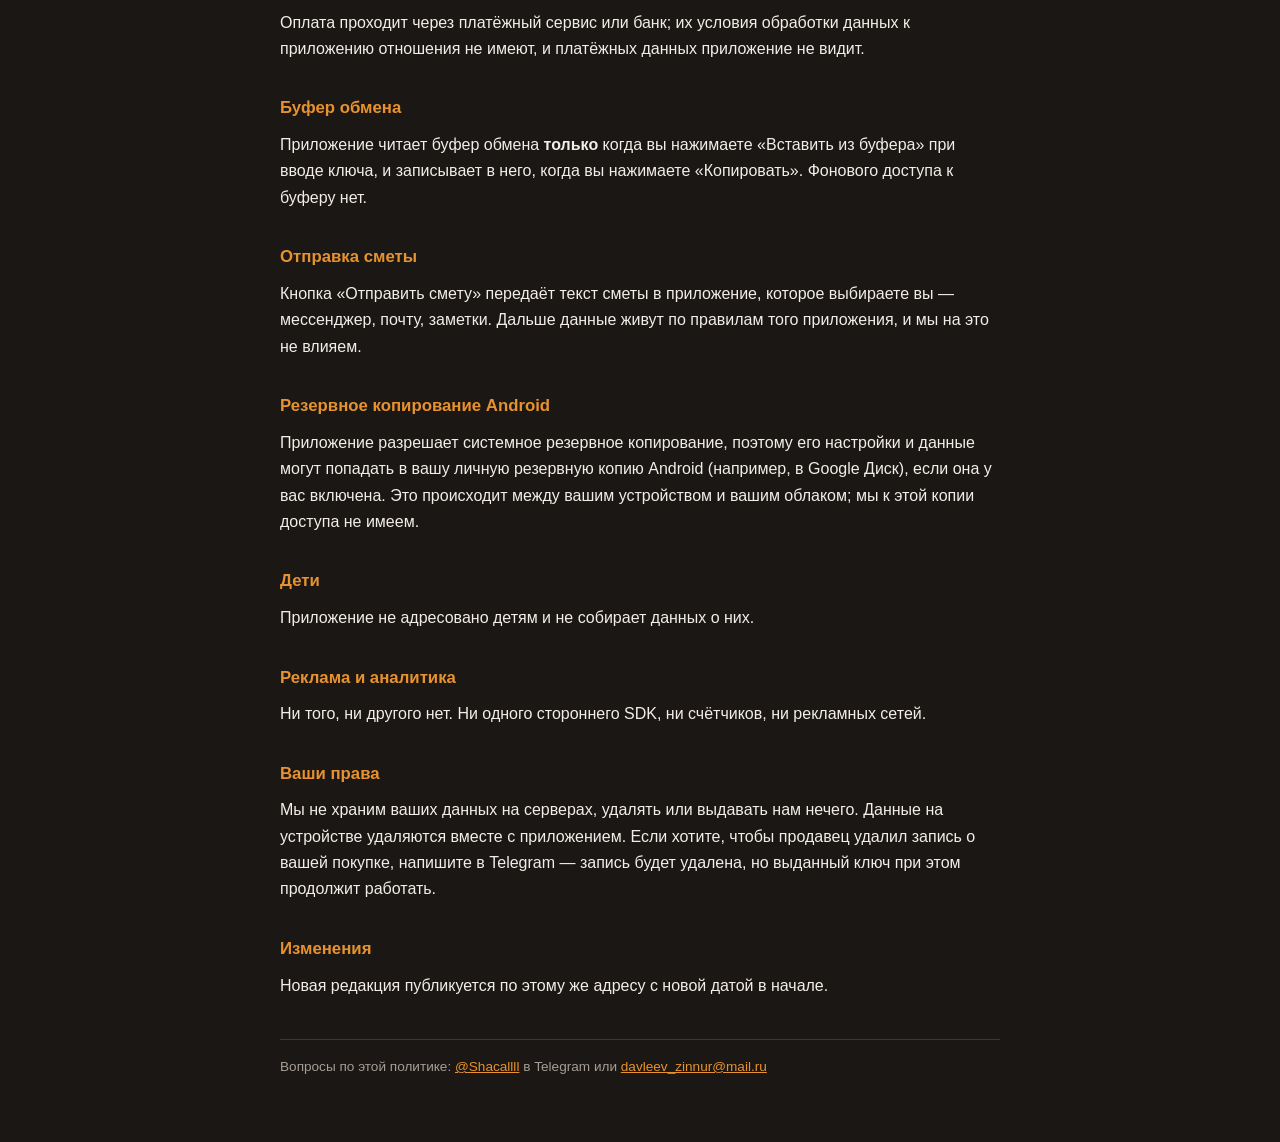
<file: privacy/index.html>
<!DOCTYPE html>
<html lang="ru">
<head>
<meta charset="UTF-8">
<meta name="viewport" content="width=device-width,initial-scale=1">
<title>Политика конфиденциальности — ПолМастер</title>
<style>
  :root{--bg:#1A1714;--bg2:#2E2922;--tx:#F2EDE8;--tx2:#A69E94;--ac:#E8922F;--bd:#3D362E}
  *{box-sizing:border-box;margin:0;padding:0}
  body{background:var(--bg);color:var(--tx);line-height:1.65;
    font-family:-apple-system,BlinkMacSystemFont,'Segoe UI',Roboto,sans-serif;
    padding:32px 20px 64px}
  main{max-width:720px;margin:0 auto}
  h1{font-size:1.6rem;margin-bottom:6px}
  h2{font-size:1.05rem;margin:32px 0 10px;color:var(--ac)}
  .upd{color:var(--tx2);font-size:0.85rem;margin-bottom:28px}
  p,li{color:var(--tx);margin-bottom:10px}
  ul{padding-left:22px}
  a{color:var(--ac)}
  code{background:var(--bg2);border:1px solid var(--bd);border-radius:5px;
    padding:1px 6px;font-size:0.9em}
  .lead{background:var(--bg2);border:1px solid var(--bd);border-radius:12px;padding:16px 18px}
  footer{margin-top:40px;color:var(--tx2);font-size:0.85rem;border-top:1px solid var(--bd);padding-top:16px}
</style>
</head>
<body>
<main>
  <h1>Политика конфиденциальности «ПолМастер»</h1>
  <div class="upd">Обновлено: 8 ноября 2026 года</div>

  <p>Приложение «ПолМастер» (пакет <code>com.polmaster.app</code>) — калькулятор
  расхода напольных покрытий. Разработчик — Давлеев Зиннур, самозанятый.
  Связь: <a href="https://t.me/Shacallll">@Shacallll</a> в Telegram,
  <a href="mailto:davleev_zinnur@mail.ru">davleev_zinnur@mail.ru</a>,
  <a href="https://max.ru/u/f9LHodD0cOJN0Nljx-EvDwYKGs5hD04HQZHEdy7yp7kY3CQBMk6fhM7SyXQ">MAX</a>.</p>

  <h2>Коротко</h2>
  <div class="lead">
    <p>Приложение не собирает данных и <strong>не обращается в интернет</strong>:
    у него нет ни одного разрешения Android. Расчёты, история и всё, что вы
    вводите, остаются на вашем телефоне. Ключ Про-версии тоже проверяется
    на телефоне.</p>
  </div>

  <h2>Что хранится на устройстве</h2>
  <p>Только в памяти самого приложения, без отправки куда-либо:</p>
  <ul>
    <li>размеры помещения, параметры укладки и результаты расчётов;</li>
    <li>сохранённые объекты в истории;</li>
    <li>ваши цены на работы, нормы производителя и сохранённые размеры материала;</li>
    <li>лицензионный ключ Про-версии, если вы его вводили.</li>
  </ul>
  <p>Эти данные удаляются вместе с приложением. Мы к ним доступа не имеем.</p>

  <h2>Код устройства</h2>
  <p>Для Про-версии приложение показывает <strong>код устройства</strong> — восемь
  знаков вида <code>A3KP-7WQ2</code>. Это укороченный необратимый хеш системного
  идентификатора <code>ANDROID_ID</code>. Сам идентификатор наружу не выдаётся,
  и по коду нельзя восстановить ни его, ни что-либо о вас или вашем телефоне.</p>
  <p>Код вычисляется на устройстве и никуда не отправляется автоматически.
  Вы отправляете его сами и по своему решению — продавцу при покупке, чтобы
  он выпустил ключ именно для вашего телефона.</p>

  <h2>Проверка ключа Про-версии</h2>
  <p>Ключ выдаётся после оплаты вместе с кодом подтверждения и открывает
  Про-версию навсегда или до оплаченной даты. Ключ и код проверяются на
  телефоне по цифровой подписи, без связи с сервером.</p>
  <p>Для Про до даты приложение запоминает на телефоне самое позднее время,
  которое показывали его часы, — чтобы перевод часов назад не продлевал срок.
  Это время никуда не отправляется. Про без срока на часы не смотрит.</p>
  <p>Версии приложения до 3.0 включительно выдавали ключ до оплаты на
  15 минут и для этого сверяли ход часов телефона со временем, прошедшим
  с включения, — тоже только на телефоне.</p>
  <p>Версии приложения до 2.7 включительно, пока оплата не подтверждена,
  отправляли сам ключ на сервер разработчика (<code>keys.shacall.ru</code>).
  Этот сервер выведен из работы, записи на нём удалены.</p>

  <h2>Что известно продавцу при покупке Про-версии</h2>
  <p>Покупка происходит вне приложения, в переписке. Когда вы покупаете ключ,
  у продавца остаётся запись: имя, которое вы назвали, код устройства, номер
  заказа, дата и сам выданный ключ. Запись хранится локально на компьютере
  продавца и нужна, чтобы выдать ключ повторно, если вы его потеряете,
  и чтобы отозвать ключ при злоупотреблении.</p>
  <p>Имя вы указываете сами и вправе назвать любое — оно попадает внутрь ключа
  и отображается в приложении. Эти сведения не передаются третьим лицам.</p>
  <p>Оплата проходит через платёжный сервис или банк; их условия обработки
  данных к приложению отношения не имеют, и платёжных данных приложение
  не видит.</p>

  <h2>Буфер обмена</h2>
  <p>Приложение читает буфер обмена <strong>только</strong> когда вы нажимаете
  «Вставить из буфера» при вводе ключа, и записывает в него, когда вы нажимаете
  «Копировать». Фонового доступа к буферу нет.</p>

  <h2>Отправка сметы</h2>
  <p>Кнопка «Отправить смету» передаёт текст сметы в приложение, которое выбираете
  вы — мессенджер, почту, заметки. Дальше данные живут по правилам того
  приложения, и мы на это не влияем.</p>

  <h2>Резервное копирование Android</h2>
  <p>Приложение разрешает системное резервное копирование, поэтому его настройки
  и данные могут попадать в вашу личную резервную копию Android (например,
  в Google Диск), если она у вас включена. Это происходит между вашим
  устройством и вашим облаком; мы к этой копии доступа не имеем.</p>

  <h2>Дети</h2>
  <p>Приложение не адресовано детям и не собирает данных о них.</p>

  <h2>Реклама и аналитика</h2>
  <p>Ни того, ни другого нет. Ни одного стороннего SDK, ни счётчиков,
  ни рекламных сетей.</p>

  <h2>Ваши права</h2>
  <p>Мы не храним ваших данных на серверах, удалять или выдавать нам нечего.
  Данные на устройстве удаляются вместе с приложением. Если хотите, чтобы
  продавец удалил запись о вашей покупке, напишите в Telegram — запись будет
  удалена, но выданный ключ при этом продолжит работать.</p>

  <h2>Изменения</h2>
  <p>Новая редакция публикуется по этому же адресу с новой датой в начале.</p>

  <footer>
    Вопросы по этой политике: <a href="https://t.me/Shacallll">@Shacallll</a> в Telegram
    или <a href="mailto:davleev_zinnur@mail.ru">davleev_zinnur@mail.ru</a>
  </footer>
</main>
</body>
</html>
</file>
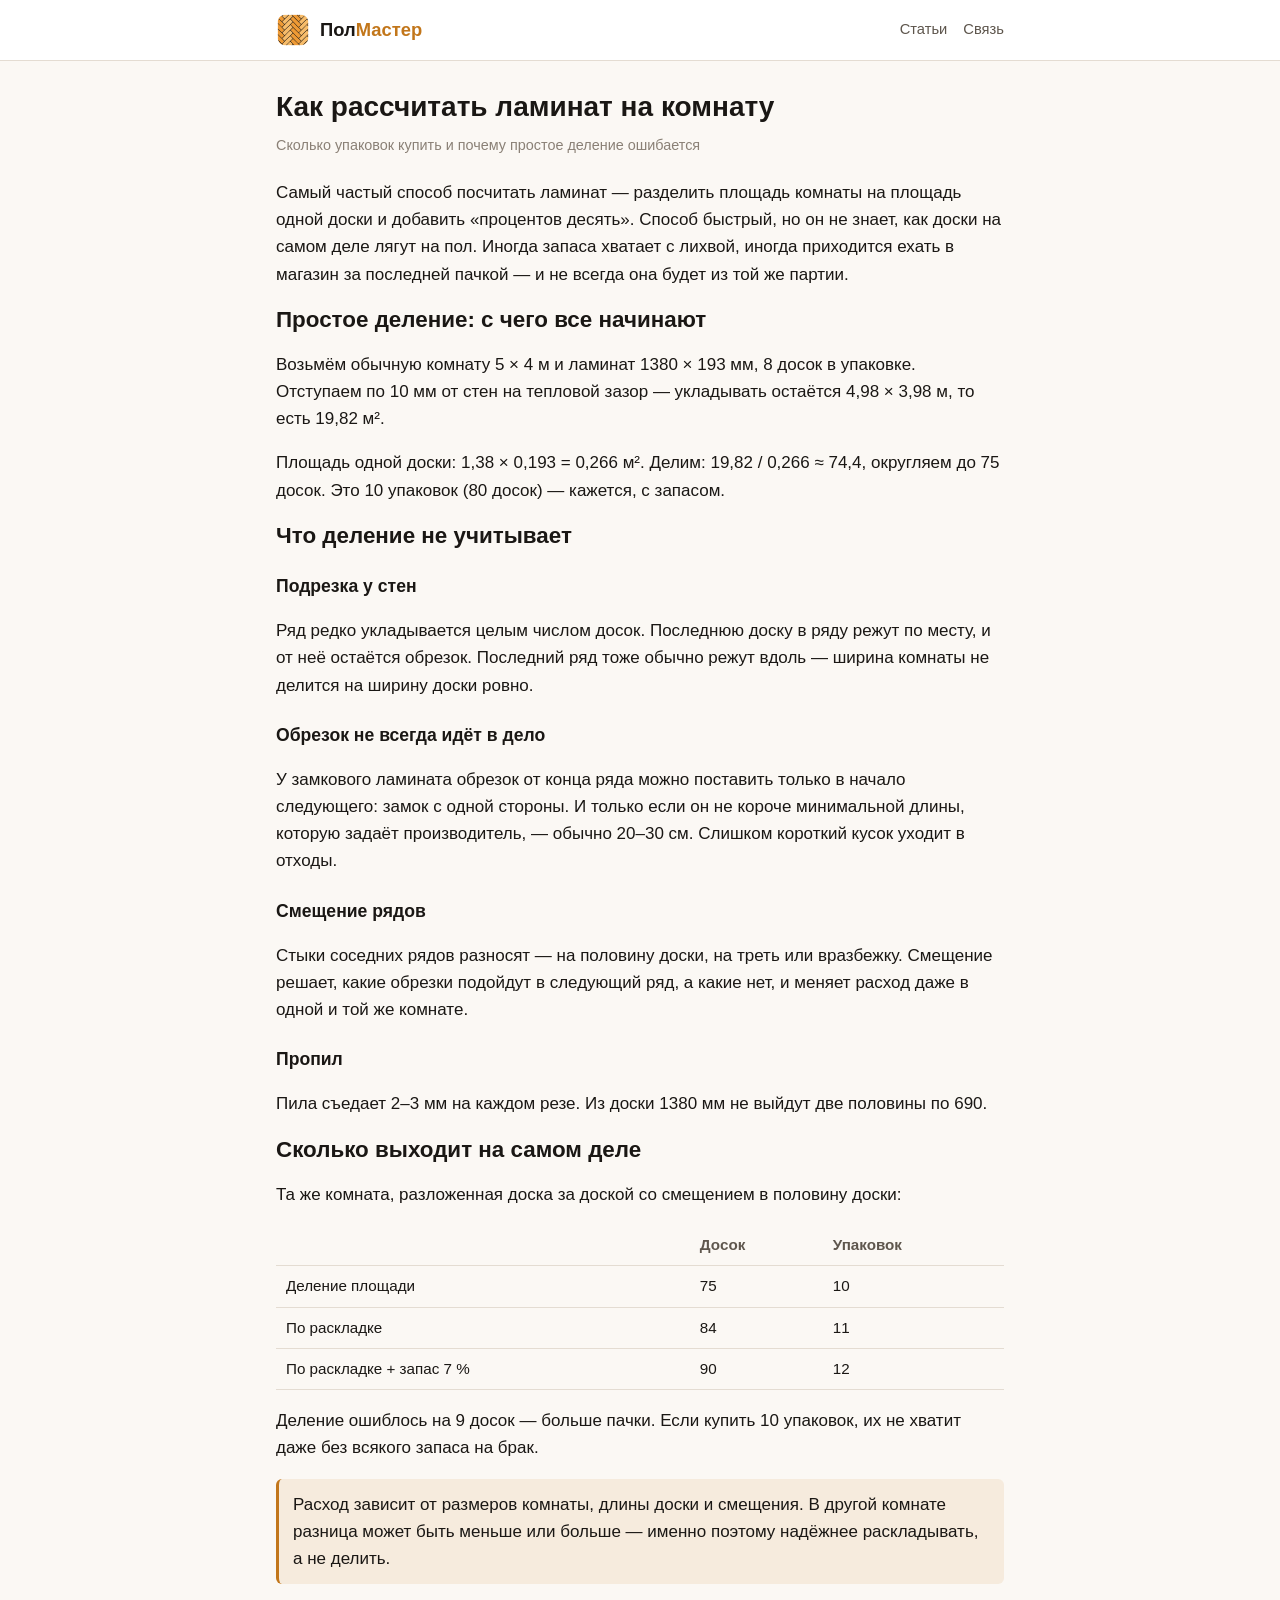
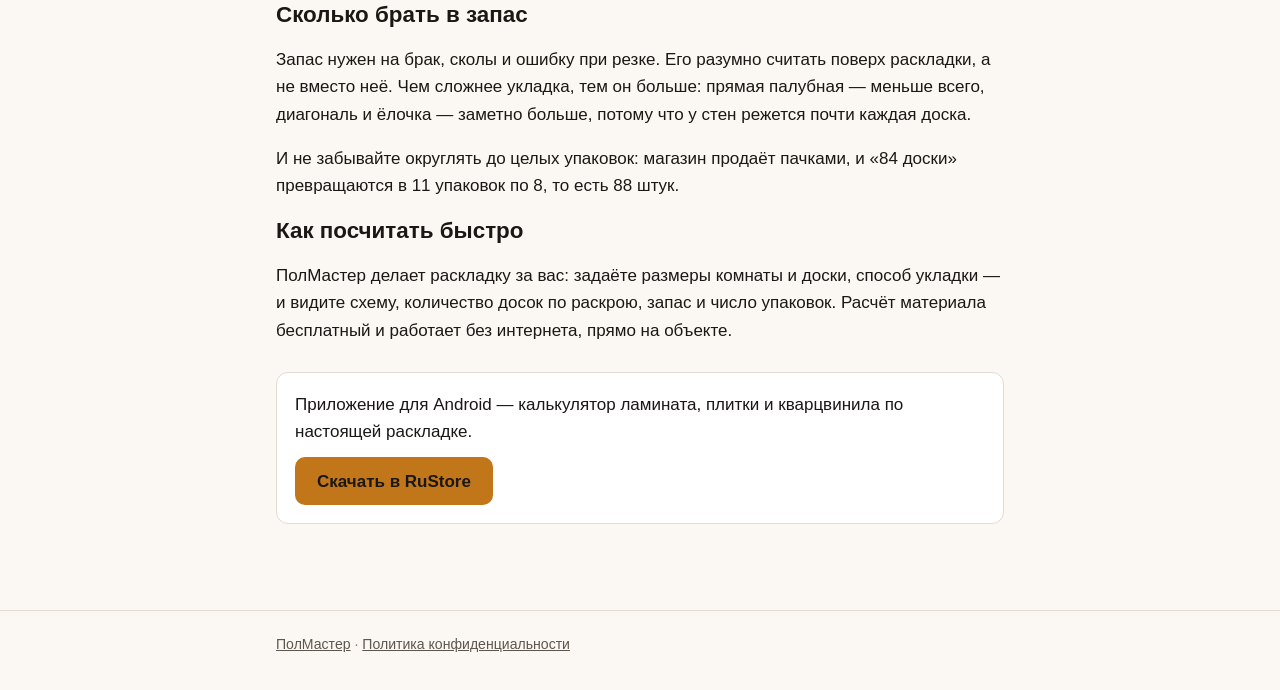
<file: raschet-laminata/index.html>
<!doctype html>
<html lang="ru">
<head>
<meta charset="utf-8">
<meta name="viewport" content="width=device-width, initial-scale=1">
<title>Как рассчитать ламинат на комнату: сколько упаковок купить</title>
<meta name="description" content="Почему деление площади комнаты на площадь доски даёт меньше ламината, чем нужно, что съедает подрезка у стен и смещение рядов, и как посчитать упаковки по раскладке.">
<link rel="icon" href="../img/icon.png">
<link rel="stylesheet" href="../style.css">
</head>
<body>

<header class="top"><div class="wrap">
  <a class="logo" href="../"><img src="../img/icon.png" alt=""><span>Пол<b>Мастер</b></span></a>
  <nav class="top"><a href="../#guides">Статьи</a><a href="../#contacts">Связь</a></nav>
</div></header>

<main class="wrap">
<article>
  <h1>Как рассчитать ламинат на комнату</h1>
  <div class="meta">Сколько упаковок купить и почему простое деление ошибается</div>

  <p>Самый частый способ посчитать ламинат — разделить площадь комнаты на
  площадь одной доски и добавить «процентов десять». Способ быстрый, но он
  не знает, как доски на самом деле лягут на пол. Иногда запаса хватает с
  лихвой, иногда приходится ехать в магазин за последней пачкой — и не
  всегда она будет из той же партии.</p>

  <h2>Простое деление: с чего все начинают</h2>
  <p>Возьмём обычную комнату 5 × 4 м и ламинат 1380 × 193 мм, 8 досок в
  упаковке. Отступаем по 10 мм от стен на тепловой зазор — укладывать
  остаётся 4,98 × 3,98 м, то есть 19,82 м².</p>
  <p>Площадь одной доски: 1,38 × 0,193 = 0,266 м². Делим: 19,82 / 0,266 ≈
  74,4, округляем до 75 досок. Это 10 упаковок (80 досок) — кажется, с
  запасом.</p>

  <h2>Что деление не учитывает</h2>
  <h3>Подрезка у стен</h3>
  <p>Ряд редко укладывается целым числом досок. Последнюю доску в ряду
  режут по месту, и от неё остаётся обрезок. Последний ряд тоже обычно
  режут вдоль — ширина комнаты не делится на ширину доски ровно.</p>
  <h3>Обрезок не всегда идёт в дело</h3>
  <p>У замкового ламината обрезок от конца ряда можно поставить только в
  начало следующего: замок с одной стороны. И только если он не короче
  минимальной длины, которую задаёт производитель, — обычно 20–30 см.
  Слишком короткий кусок уходит в отходы.</p>
  <h3>Смещение рядов</h3>
  <p>Стыки соседних рядов разносят — на половину доски, на треть или
  вразбежку. Смещение решает, какие обрезки подойдут в следующий ряд, а
  какие нет, и меняет расход даже в одной и той же комнате.</p>
  <h3>Пропил</h3>
  <p>Пила съедает 2–3 мм на каждом резе. Из доски 1380 мм не выйдут две
  половины по 690.</p>

  <h2>Сколько выходит на самом деле</h2>
  <p>Та же комната, разложенная доска за доской со смещением в половину
  доски:</p>
  <table>
    <tr><th></th><th>Досок</th><th>Упаковок</th></tr>
    <tr><td>Деление площади</td><td>75</td><td>10</td></tr>
    <tr><td>По раскладке</td><td>84</td><td>11</td></tr>
    <tr><td>По раскладке + запас 7&nbsp;%</td><td>90</td><td>12</td></tr>
  </table>
  <p>Деление ошиблось на 9 досок — больше пачки. Если купить 10 упаковок,
  их не хватит даже без всякого запаса на брак.</p>

  <div class="note">Расход зависит от размеров комнаты, длины доски и
  смещения. В другой комнате разница может быть меньше или больше — именно
  поэтому надёжнее раскладывать, а не делить.</div>

  <h2>Сколько брать в запас</h2>
  <p>Запас нужен на брак, сколы и ошибку при резке. Его разумно считать
  поверх раскладки, а не вместо неё. Чем сложнее укладка, тем он больше:
  прямая палубная — меньше всего, диагональ и ёлочка — заметно больше,
  потому что у стен режется почти каждая доска.</p>
  <p>И не забывайте округлять до целых упаковок: магазин продаёт пачками, и
  «84 доски» превращаются в 11 упаковок по 8, то есть 88 штук.</p>

  <h2>Как посчитать быстро</h2>
  <p>ПолМастер делает раскладку за вас: задаёте размеры комнаты и доски,
  способ укладки — и видите схему, количество досок по раскрою, запас и
  число упаковок. Расчёт материала бесплатный и работает без интернета,
  прямо на объекте.</p>

  <div class="cta">
    <p>Приложение для Android — калькулятор ламината, плитки и кварцвинила
    по настоящей раскладке.</p>
    <a class="btn" href="https://www.rustore.ru/catalog/app/com.polmaster.app">Скачать в RuStore</a>
  </div>
</article>
</main>

<footer><div class="wrap">
  <a href="../">ПолМастер</a> · <a href="../privacy/">Политика конфиденциальности</a>
</div></footer>

</body>
</html>
</file>
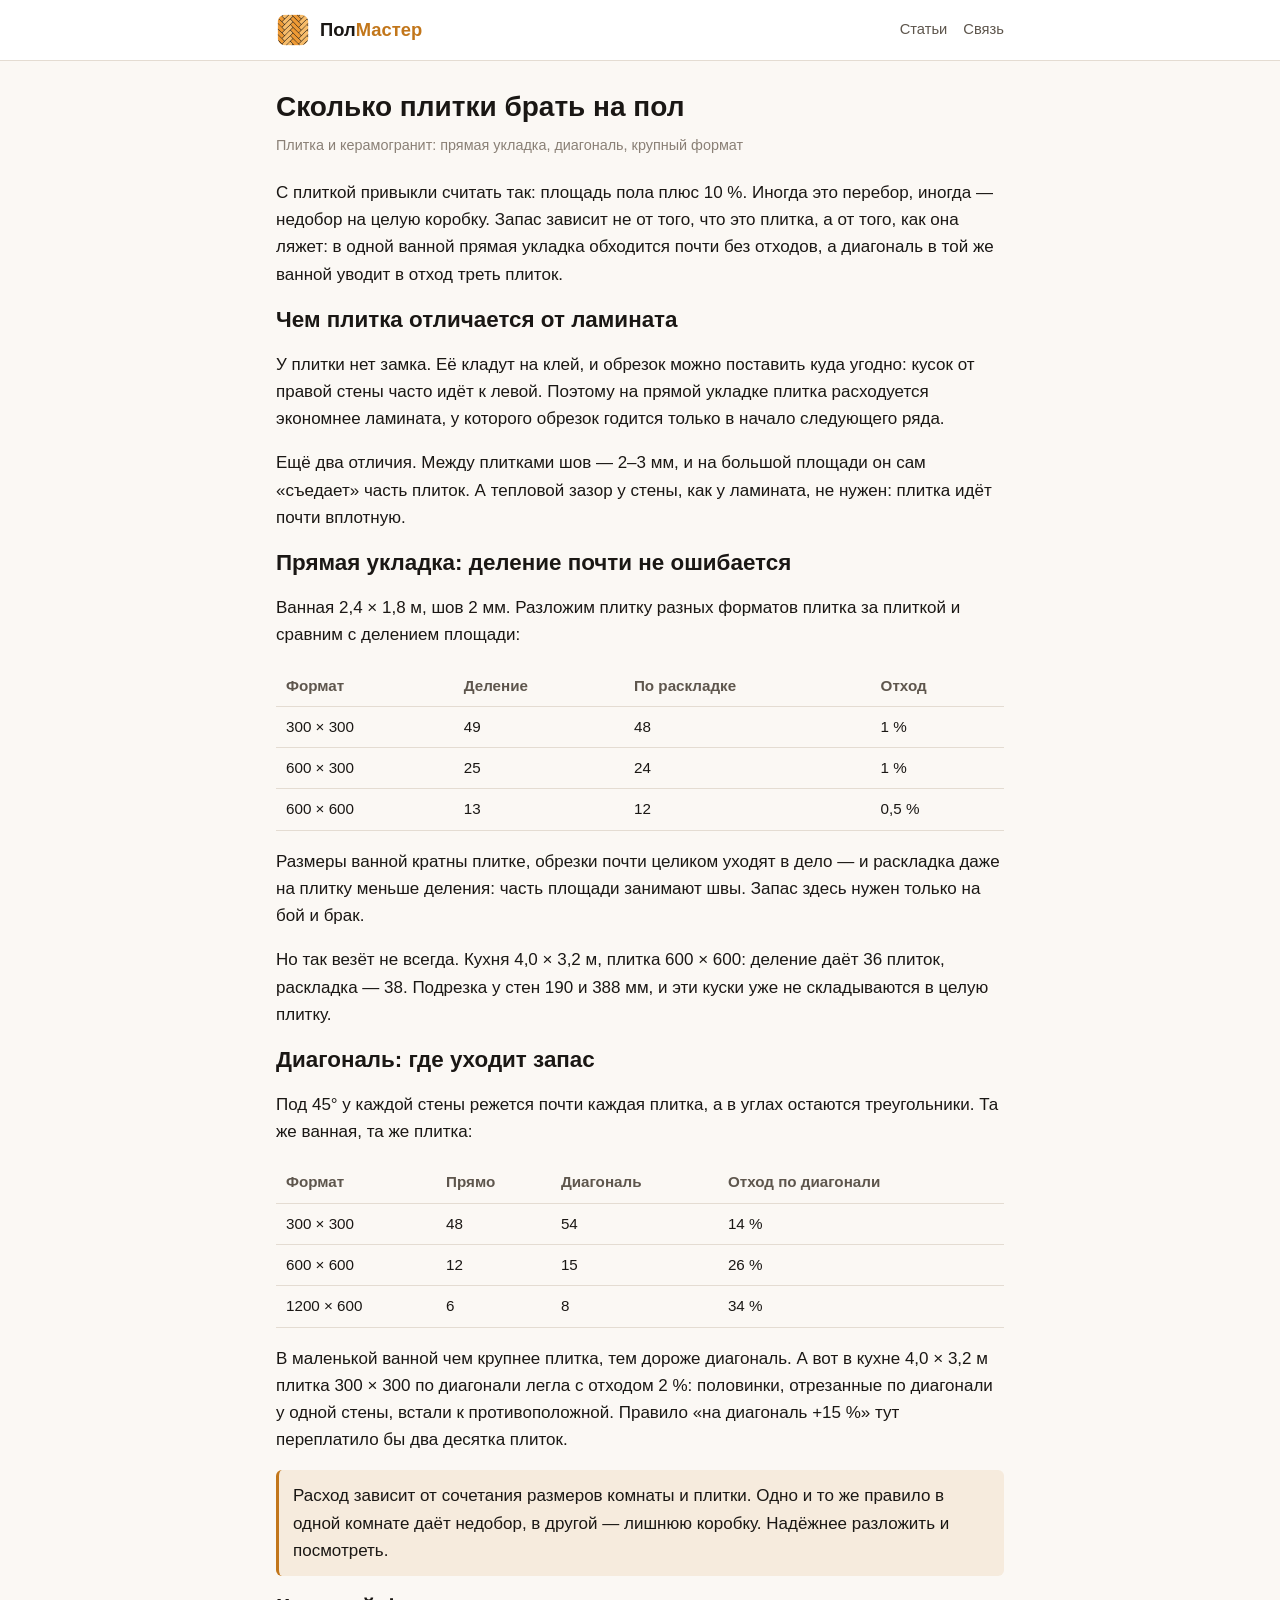
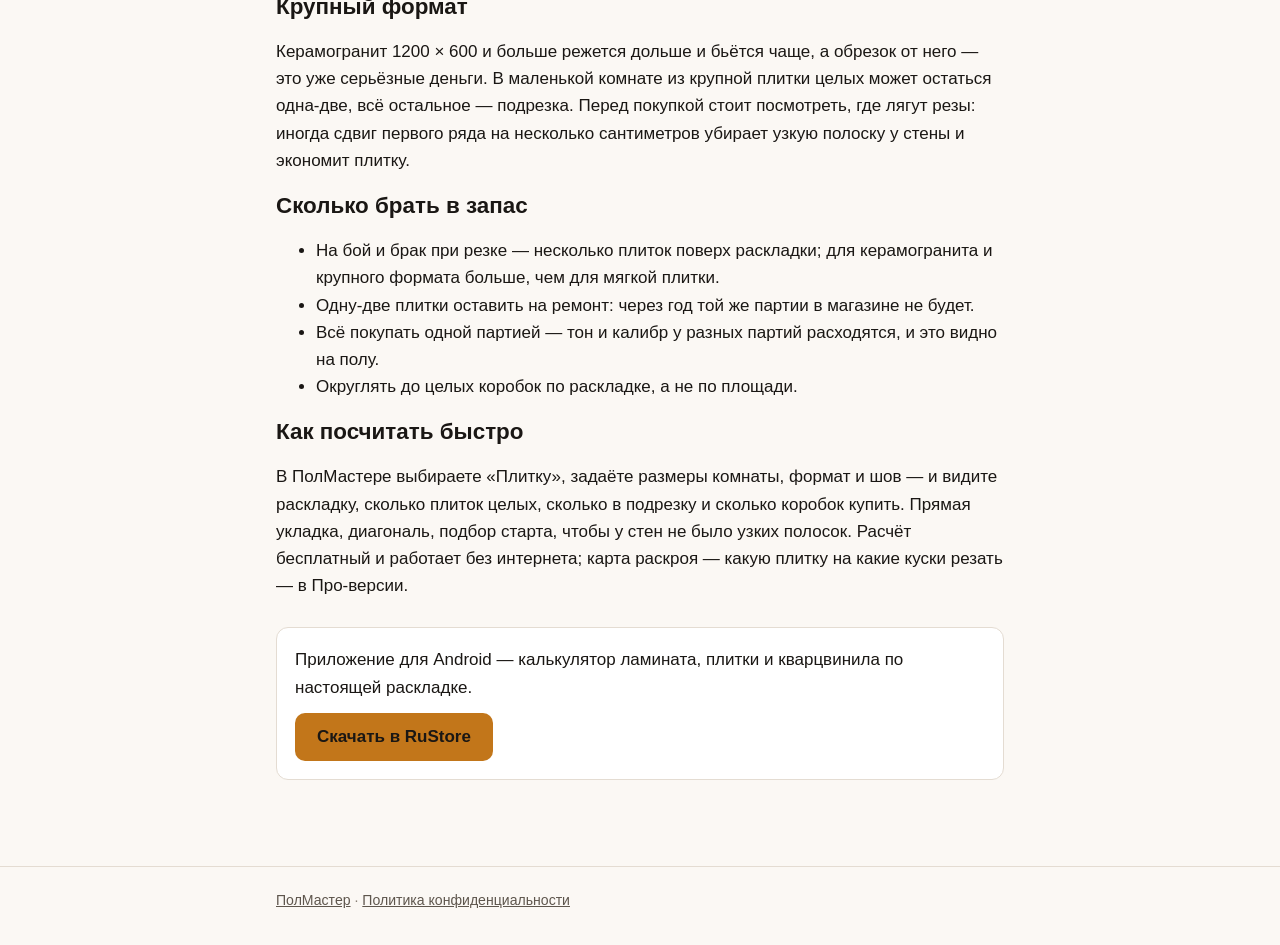
<file: raschet-plitki/index.html>
<!doctype html>
<html lang="ru">
<head>
<meta charset="utf-8">
<meta name="viewport" content="width=device-width, initial-scale=1">
<title>Сколько плитки брать на пол: расчёт и запас</title>
<meta name="description" content="Как посчитать плитку и керамогранит на пол: когда деление площади почти не ошибается, сколько съедает диагональ и крупный формат и какой запас брать на самом деле.">
<link rel="icon" href="../img/icon.png">
<link rel="stylesheet" href="../style.css">
</head>
<body>

<header class="top"><div class="wrap">
  <a class="logo" href="../"><img src="../img/icon.png" alt=""><span>Пол<b>Мастер</b></span></a>
  <nav class="top"><a href="../#guides">Статьи</a><a href="../#contacts">Связь</a></nav>
</div></header>

<main class="wrap">
<article>
  <h1>Сколько плитки брать на пол</h1>
  <div class="meta">Плитка и керамогранит: прямая укладка, диагональ, крупный формат</div>

  <p>С плиткой привыкли считать так: площадь пола плюс 10&nbsp;%. Иногда
  это перебор, иногда — недобор на целую коробку. Запас зависит не от
  того, что это плитка, а от того, как она ляжет: в одной ванной прямая
  укладка обходится почти без отходов, а диагональ в той же ванной уводит
  в отход треть плиток.</p>

  <h2>Чем плитка отличается от ламината</h2>
  <p>У плитки нет замка. Её кладут на клей, и обрезок можно поставить куда
  угодно: кусок от правой стены часто идёт к левой. Поэтому на прямой
  укладке плитка расходуется экономнее ламината, у которого обрезок годится
  только в начало следующего ряда.</p>
  <p>Ещё два отличия. Между плитками шов — 2–3&nbsp;мм, и на большой площади
  он сам «съедает» часть плиток. А тепловой зазор у стены, как у ламината,
  не нужен: плитка идёт почти вплотную.</p>

  <h2>Прямая укладка: деление почти не ошибается</h2>
  <p>Ванная 2,4 × 1,8&nbsp;м, шов 2&nbsp;мм. Разложим плитку разных форматов
  плитка за плиткой и сравним с делением площади:</p>
  <table>
    <tr><th>Формат</th><th>Деление</th><th>По раскладке</th><th>Отход</th></tr>
    <tr><td>300 × 300</td><td>49</td><td>48</td><td>1&nbsp;%</td></tr>
    <tr><td>600 × 300</td><td>25</td><td>24</td><td>1&nbsp;%</td></tr>
    <tr><td>600 × 600</td><td>13</td><td>12</td><td>0,5&nbsp;%</td></tr>
  </table>
  <p>Размеры ванной кратны плитке, обрезки почти целиком уходят в дело — и
  раскладка даже на плитку меньше деления: часть площади занимают швы.
  Запас здесь нужен только на бой и брак.</p>
  <p>Но так везёт не всегда. Кухня 4,0 × 3,2&nbsp;м, плитка 600 × 600: деление
  даёт 36 плиток, раскладка — 38. Подрезка у стен 190 и 388&nbsp;мм, и эти
  куски уже не складываются в целую плитку.</p>

  <h2>Диагональ: где уходит запас</h2>
  <p>Под 45° у каждой стены режется почти каждая плитка, а в углах остаются
  треугольники. Та же ванная, та же плитка:</p>
  <table>
    <tr><th>Формат</th><th>Прямо</th><th>Диагональ</th><th>Отход по диагонали</th></tr>
    <tr><td>300 × 300</td><td>48</td><td>54</td><td>14&nbsp;%</td></tr>
    <tr><td>600 × 600</td><td>12</td><td>15</td><td>26&nbsp;%</td></tr>
    <tr><td>1200 × 600</td><td>6</td><td>8</td><td>34&nbsp;%</td></tr>
  </table>
  <p>В маленькой ванной чем крупнее плитка, тем дороже диагональ. А вот в
  кухне 4,0 × 3,2&nbsp;м плитка 300 × 300 по диагонали легла с отходом 2&nbsp;%:
  половинки, отрезанные по диагонали у одной стены, встали к противоположной.
  Правило «на диагональ +15&nbsp;%» тут переплатило бы два десятка плиток.</p>

  <div class="note">Расход зависит от сочетания размеров комнаты и плитки.
  Одно и то же правило в одной комнате даёт недобор, в другой — лишнюю
  коробку. Надёжнее разложить и посмотреть.</div>

  <h2>Крупный формат</h2>
  <p>Керамогранит 1200 × 600 и больше режется дольше и бьётся чаще, а
  обрезок от него — это уже серьёзные деньги. В маленькой комнате из
  крупной плитки целых может остаться одна-две, всё остальное — подрезка.
  Перед покупкой стоит посмотреть, где лягут резы: иногда сдвиг первого
  ряда на несколько сантиметров убирает узкую полоску у стены и экономит
  плитку.</p>

  <h2>Сколько брать в запас</h2>
  <ul>
    <li>На бой и брак при резке — несколько плиток поверх раскладки; для
    керамогранита и крупного формата больше, чем для мягкой плитки.</li>
    <li>Одну-две плитки оставить на ремонт: через год той же партии в
    магазине не будет.</li>
    <li>Всё покупать одной партией — тон и калибр у разных партий
    расходятся, и это видно на полу.</li>
    <li>Округлять до целых коробок по раскладке, а не по площади.</li>
  </ul>

  <h2>Как посчитать быстро</h2>
  <p>В ПолМастере выбираете «Плитку», задаёте размеры комнаты, формат и шов
  — и видите раскладку, сколько плиток целых, сколько в подрезку и сколько
  коробок купить. Прямая укладка, диагональ, подбор старта, чтобы у стен не
  было узких полосок. Расчёт бесплатный и работает без интернета; карта
  раскроя — какую плитку на какие куски резать — в Про-версии.</p>

  <div class="cta">
    <p>Приложение для Android — калькулятор ламината, плитки и кварцвинила
    по настоящей раскладке.</p>
    <a class="btn" href="https://www.rustore.ru/catalog/app/com.polmaster.app">Скачать в RuStore</a>
  </div>
</article>
</main>

<footer><div class="wrap">
  <a href="../">ПолМастер</a> · <a href="../privacy/">Политика конфиденциальности</a>
</div></footer>

</body>
</html>
</file>
<file: style.css>
/* Сайт ПолМастера: главная и статьи. Палитра та же, что в приложении,
   чтобы человек узнал его по скриншотам. Светлая тема по умолчанию —
   статьи читают с телефона на улице и с ноутбука днём. */
:root{
  --bg:#FBF8F4;--bg2:#FFFFFF;--bg3:#F2ECE4;
  --tx:#1A1714;--tx2:#5E564D;--tx3:#8A8076;
  --ac:#C2761A;--ac2:#A9640F;--acS:rgba(194,118,26,0.10);
  --bd:#E4DCD2;
  --maxw:760px;
}
@media (prefers-color-scheme: dark){
  :root:not([data-theme="light"]){
    --bg:#1A1714;--bg2:#252119;--bg3:#2E2922;
    --tx:#F2EDE8;--tx2:#B5ADA3;--tx3:#9A9184;
    --ac:#E8922F;--ac2:#F0A04A;--acS:rgba(232,146,47,0.14);
    --bd:#3D362E;
  }
}
*{box-sizing:border-box}
html{-webkit-text-size-adjust:100%}
body{margin:0;background:var(--bg);color:var(--tx);
  font:17px/1.6 -apple-system,BlinkMacSystemFont,"Segoe UI",Roboto,Arial,sans-serif}
a{color:var(--ac)}
a:hover{color:var(--ac2)}
img{max-width:100%;height:auto;display:block}

.wrap{max-width:var(--maxw);margin:0 auto;padding:0 16px}
header.top{border-bottom:1px solid var(--bd);background:var(--bg2)}
header.top .wrap{display:flex;align-items:center;gap:12px;height:60px}
.logo{display:flex;align-items:center;gap:10px;text-decoration:none;color:var(--tx);
  font-weight:800;font-size:1.15rem}
.logo img{width:34px;height:34px;border-radius:8px}
.logo b{color:var(--ac)}
nav.top{margin-left:auto;display:flex;gap:16px;font-size:0.92rem}
nav.top a{color:var(--tx2);text-decoration:none}
nav.top a:hover{color:var(--ac)}

.hero{padding:44px 0 28px}
.hero-icon{width:88px;height:88px;margin:0 0 18px;border-radius:20px;
  box-shadow:0 6px 20px rgba(194,118,26,0.25)}
.hero h1{font-size:2rem;line-height:1.2;margin:0 0 14px}
.hero p.lead{font-size:1.1rem;color:var(--tx2);margin:0 0 22px}
.btn{display:inline-flex;align-items:center;justify-content:center;gap:8px;
  min-height:48px;padding:0 22px;border-radius:10px;background:var(--ac);color:#1A1714;
  font-weight:800;text-decoration:none}
.btn:hover{background:var(--ac2);color:#1A1714}
.btn-note{display:block;margin-top:10px;font-size:0.85rem;color:var(--tx3)}

.shots{display:flex;gap:12px;overflow-x:auto;padding:8px 0 18px;
  scroll-snap-type:x mandatory;-webkit-overflow-scrolling:touch}
.shots figure{margin:0;flex:0 0 220px;scroll-snap-align:start}
.shots img{border-radius:14px;border:1px solid var(--bd);background:#1A1714;aspect-ratio:9/16}
.card p{margin:0 0 10px}
.card p:last-child{margin-bottom:0}
.shots figcaption{font-size:0.8rem;color:var(--tx3);margin-top:6px;line-height:1.35}

section{padding:20px 0}
h2{font-size:1.4rem;margin:0 0 12px;line-height:1.3}
h3{font-size:1.1rem;margin:22px 0 8px}
.cols{display:grid;grid-template-columns:1fr 1fr;gap:14px}
@media (max-width:620px){.cols{grid-template-columns:1fr}.hero h1{font-size:1.6rem}}
.card{background:var(--bg2);border:1px solid var(--bd);border-radius:12px;padding:16px 18px}
.card h3{margin-top:0}
.card ul{margin:0;padding-left:20px}
.card li{margin-bottom:6px}
.tag{display:inline-block;font-size:0.75rem;font-weight:800;color:var(--ac);
  background:var(--acS);border-radius:20px;padding:2px 10px;margin-bottom:8px}

.guides a.g{display:block;text-decoration:none;color:var(--tx);background:var(--bg2);
  border:1px solid var(--bd);border-radius:12px;padding:14px 18px;margin-bottom:10px}
.guides a.g:hover{border-color:var(--ac)}
.guides a.g span{display:block;color:var(--tx2);font-size:0.9rem}

article{padding:28px 0}
article h1{font-size:1.75rem;line-height:1.25;margin:0 0 10px}
article .meta{color:var(--tx3);font-size:0.9rem;margin-bottom:22px}
article table{width:100%;border-collapse:collapse;margin:14px 0;font-size:0.95rem}
article th,article td{text-align:left;padding:8px 10px;border-bottom:1px solid var(--bd)}
article th{color:var(--tx2);font-weight:600}
.note{background:var(--acS);border-left:3px solid var(--ac);border-radius:6px;
  padding:12px 14px;margin:16px 0}
.cta{background:var(--bg2);border:1px solid var(--bd);border-radius:12px;padding:18px;margin:28px 0}
.cta p{margin:0 0 12px}

footer{border-top:1px solid var(--bd);margin-top:30px;padding:22px 0 34px;
  color:var(--tx3);font-size:0.88rem}
footer a{color:var(--tx2)}
</file>
